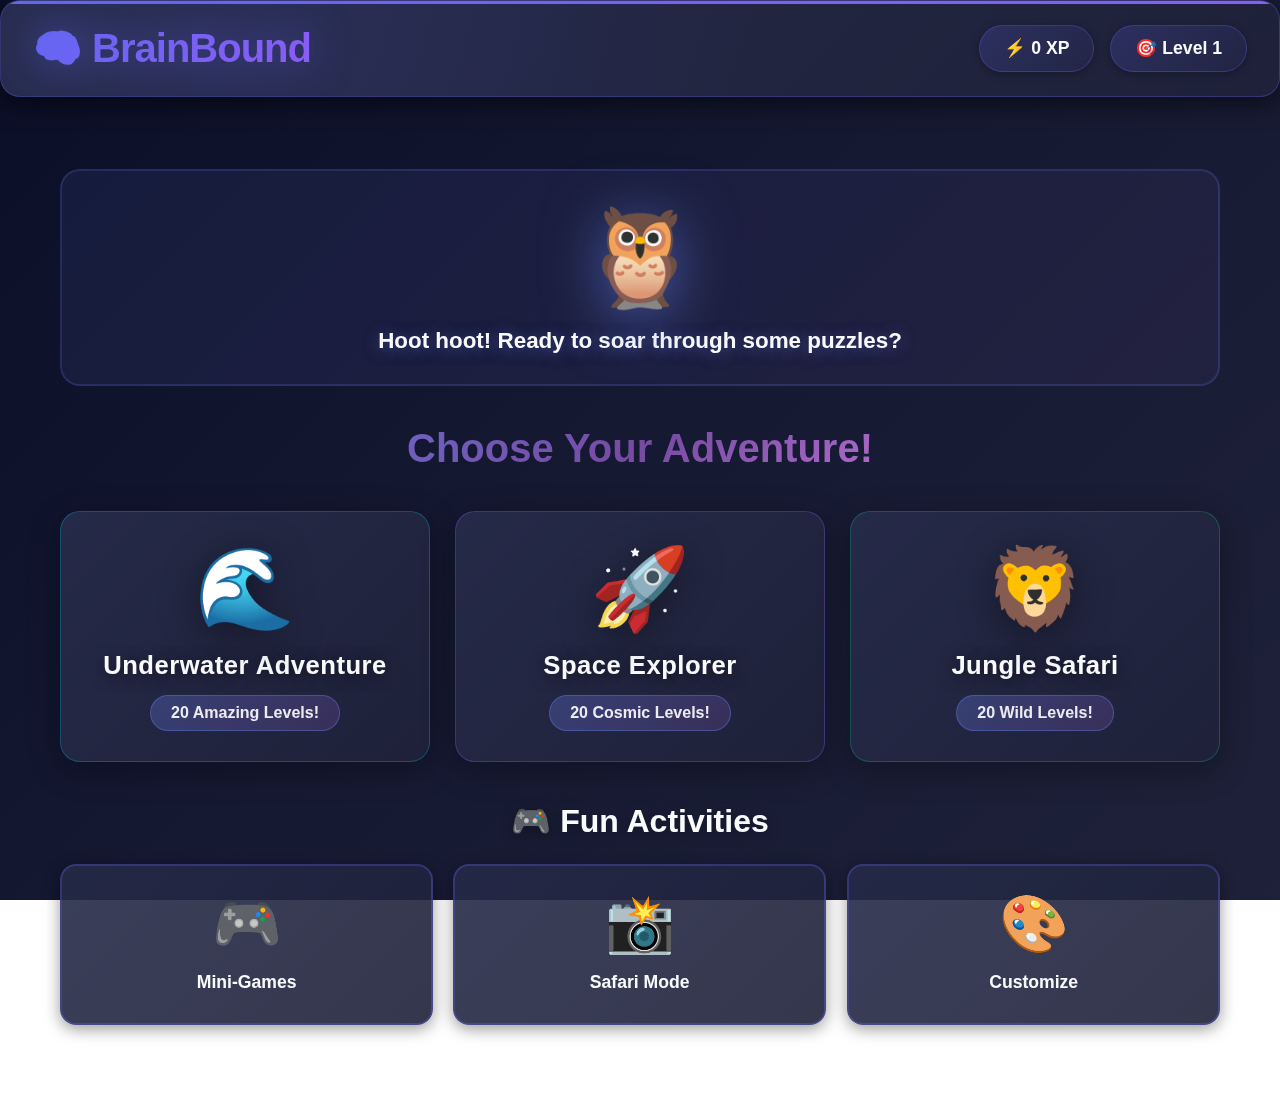
<file: index.html>
<!DOCTYPE html>
<html lang="en">
<head>
    <meta charset="UTF-8">
    <meta name="viewport" content="width=device-width, initial-scale=1.0">
    <title>BrainBound - Learn & Play!</title>
    <link rel="stylesheet" href="style-advanced.css">
    <style>
        /* CRITICAL FIX: Force Activities Section to Display */
        .activities-section {
            display: block !important;
            visibility: visible !important;
            opacity: 1 !important;
            margin-top: 40px !important;
            margin-bottom: 40px !important;
        }
        
        .activities-title {
            display: block !important;
            text-align: center !important;
            font-size: 2rem !important;
            color: #F9FAFB !important;
            margin-bottom: 24px !important;
        }
        
        .activities-grid {
            display: grid !important;
            grid-template-columns: repeat(auto-fit, minmax(200px, 1fr)) !important;
            gap: 20px !important;
            margin-bottom: 30px !important;
        }
        
        .activity-btn {
            display: flex !important;
            flex-direction: column !important;
            align-items: center !important;
            justify-content: center !important;
            padding: 30px 20px !important;
            min-height: 150px !important;
            background: linear-gradient(135deg, rgba(37, 42, 72, 0.9) 0%, rgba(30, 33, 57, 0.9) 100%) !important;
            border: 2px solid rgba(99, 102, 241, 0.3) !important;
            border-radius: 16px !important;
            cursor: pointer !important;
            transition: all 0.3s ease !important;
            box-shadow: 0 4px 16px rgba(0, 0, 0, 0.4) !important;
        }
        
        .activity-btn:hover {
            transform: translateY(-6px) !important;
            border-color: rgba(99, 102, 241, 0.8) !important;
            box-shadow: 0 8px 24px rgba(99, 102, 241, 0.3) !important;
        }
        
        .activity-icon {
            font-size: 3.5rem !important;
            display: block !important;
            line-height: 1 !important;
            margin-bottom: 10px !important;
        }
        
        .activity-label {
            font-size: 1.1rem !important;
            font-weight: 600 !important;
            color: #F9FAFB !important;
            display: block !important;
            text-align: center !important;
        }
    </style>
</head>
<body>
    <!-- Main Menu -->
    <div id="mainMenu" class="screen active">
            <!-- Header -->
            <header class="game-header">
                <div class="logo">
                    <h1>🧠 BrainBound</h1>
                </div>
                <div class="player-stats">
                    <span class="xp-display">⚡ <span id="playerXP">0</span> XP</span>
                    <span class="level-display">🎯 Level <span id="playerLevel">1</span></span>
                </div>
            </header>
            <div class="menu-content">
                <div class="mascot-intro">
                    <div class="mascot">🦉</div>
                    <p class="mascot-text">Hoot hoot! Ready to soar through some puzzles?</p>
                </div>
                <h2>Choose Your Adventure!</h2>
                
                <!-- Level Packs -->
                <div class="level-packs">
                    <button class="pack-button" data-pack="underwater" onclick="selectPackWithPreview('underwater')">
                        <span class="pack-icon">🌊</span>
                        <span class="pack-title">Underwater Adventure</span>
                        <span class="pack-info">20 Amazing Levels!</span>
                    </button>
                    <button class="pack-button" data-pack="space" onclick="selectPackWithPreview('space')">
                        <span class="pack-icon">🚀</span>
                        <span class="pack-title">Space Explorer</span>
                        <span class="pack-info">20 Cosmic Levels!</span>
                    </button>
                    <button class="pack-button" data-pack="jungle" onclick="selectPackWithPreview('jungle')">
                        <span class="pack-icon">🦁</span>
                        <span class="pack-title">Jungle Safari</span>
                        <span class="pack-info">20 Wild Levels!</span>
                    </button>
                </div>
                
                <!-- Mini-Games & Activities -->
                <div class="activities-section" style="display: block !important; margin-top: 40px; margin-bottom: 40px;">
                    <h3 class="activities-title" style="text-align: center; font-size: 2rem; color: #F9FAFB; margin-bottom: 24px;">🎮 Fun Activities</h3>
                    <div class="activities-grid" style="display: grid; grid-template-columns: repeat(auto-fit, minmax(200px, 1fr)); gap: 20px; margin-bottom: 30px;">
                        <button onclick="window.open('mini-games.html', '_blank')" class="activity-btn activity-games" style="display: flex; flex-direction: column; align-items: center; justify-content: center; padding: 30px 20px; min-height: 150px; background: linear-gradient(135deg, rgba(37, 42, 72, 0.9) 0%, rgba(30, 33, 57, 0.9) 100%); border: 2px solid rgba(99, 102, 241, 0.3); border-radius: 16px; cursor: pointer; transition: all 0.3s ease; box-shadow: 0 4px 16px rgba(0, 0, 0, 0.4);">
                            <span class="activity-icon" style="font-size: 3.5rem; display: block; line-height: 1; margin-bottom: 10px;">🎮</span>
                            <span class="activity-label" style="font-size: 1.1rem; font-weight: 600; color: #F9FAFB; display: block; text-align: center;">Mini-Games</span>
                        </button>
                        <button onclick="window.open('safari-mode.html', '_blank')" class="activity-btn activity-safari" style="display: flex; flex-direction: column; align-items: center; justify-content: center; padding: 30px 20px; min-height: 150px; background: linear-gradient(135deg, rgba(37, 42, 72, 0.9) 0%, rgba(30, 33, 57, 0.9) 100%); border: 2px solid rgba(99, 102, 241, 0.3); border-radius: 16px; cursor: pointer; transition: all 0.3s ease; box-shadow: 0 4px 16px rgba(0, 0, 0, 0.4);">
                            <span class="activity-icon" style="font-size: 3.5rem; display: block; line-height: 1; margin-bottom: 10px;">📸</span>
                            <span class="activity-label" style="font-size: 1.1rem; font-weight: 600; color: #F9FAFB; display: block; text-align: center;">Safari Mode</span>
                        </button>
                        <button onclick="window.open('customize.html', '_blank')" class="activity-btn activity-custom" style="display: flex; flex-direction: column; align-items: center; justify-content: center; padding: 30px 20px; min-height: 150px; background: linear-gradient(135deg, rgba(37, 42, 72, 0.9) 0%, rgba(30, 33, 57, 0.9) 100%); border: 2px solid rgba(99, 102, 241, 0.3); border-radius: 16px; cursor: pointer; transition: all 0.3s ease; box-shadow: 0 4px 16px rgba(0, 0, 0, 0.4);">
                            <span class="activity-icon" style="font-size: 3.5rem; display: block; line-height: 1; margin-bottom: 10px;">🎨</span>
                            <span class="activity-label" style="font-size: 1.1rem; font-weight: 600; color: #F9FAFB; display: block; text-align: center;">Customize</span>
                        </button>
                    </div>
                </div>

                    
                    <!-- Debug Info -->
                    <!-- <div class="debug-panel">
                        <div class="debug-status">
                            <span class="debug-label">Game Status:</span>
                            <span id="loadStatus" class="debug-value">Loading...</span>
                        </div>
                        <div class="debug-status">
                            <span class="debug-label">AI Status:</span>
                            <span id="aiStatus" class="debug-value">Checking...</span>
                        </div>
                        <button onclick="checkGameStatus()" class="debug-btn">
                            🔍 Check Status
                        </button>
                        <button onclick="testAI()" class="debug-btn" style="margin-top: 10px;">
                            🤖 Test AI
                        </button>
                    </div> -->
                </div>
            </div>
        </div>

        <!-- Level Select -->
        <div id="levelSelect" class="screen">
            <!-- Header -->
            <header class="game-header">
                <div class="logo">
                    <h1>🧠 BrainBound</h1>
                </div>
                <div class="player-stats">
                    <span class="xp-display">⚡ <span id="playerXP">0</span> XP</span>
                    <span class="level-display">🎯 Level <span id="playerLevel">1</span></span>
                </div>
            </header>
            
            <div class="level-select-content">
                <button class="back-button" onclick="showMainMenu()">
                    <span class="back-icon">←</span>
                    <span class="back-text">Back to Menu</span>
                </button>
                <h2 id="packTitle">Select a Level</h2>
                <div id="levelList" class="level-list"></div>
            </div>
        </div>

        <!-- Game Screen -->
        <div id="gameScreen" class="screen">
            <!-- Header -->
            <header class="game-header">
                <div class="logo">
                    <h1>🧠 BrainBound</h1>
                </div>
                <div class="player-stats">
                    <span class="xp-display">⚡ <span id="playerXP">0</span> XP</span>
                    <span class="level-display">🎯 Level <span id="playerLevel">1</span></span>
                </div>
            </header>
            
            <div class="game-screen-content">
                <div class="game-header-bar">
                    <button class="back-button" onclick="showLevelSelect()">
                        <span class="back-icon">←</span>
                        <span class="back-text">Back to Levels</span>
                    </button>
                    <h3 id="levelTitle">Level Title</h3>
                    <button class="hint-button" onclick="showHint()">💡 Hint</button>
                </div>
            
            <div class="story-section">
                <div class="character-dialogue">
                    <span class="character-avatar" id="characterAvatar">🧜‍♀️</span>
                    <p id="characterDialogue">Welcome to the level!</p>
                </div>
            </div>

            <div class="puzzle-container" id="puzzleContainer">
                <!-- Puzzle will be dynamically loaded here -->
            </div>

            <div class="game-controls">
                <button class="btn-primary" onclick="checkAnswer()">Check Answer ✓</button>
                <button class="btn-secondary" onclick="resetPuzzle()">Reset 🔄</button>
            </div>
            </div>
        </div>

        <!-- Profile Screen -->
        <div id="profileScreen" class="screen">
            <button class="back-button" onclick="showMainMenu()">
                <span class="back-icon">←</span>
                <span class="back-text">Back to Menu</span>
            </button>
            <div class="profile-container">
                <div class="profile-header">
                    <div class="profile-avatar">🧠</div>
                    <h2>Brain Champion</h2>
                    <p class="profile-level">Level <span id="profileLevel">1</span></p>
                </div>
                <div class="stats-grid">
                    <div class="stat-card">
                        <div class="stat-icon">⚡</div>
                        <div class="stat-value" id="totalXP">0</div>
                        <div class="stat-label">Total XP</div>
                    </div>
                    <div class="stat-card">
                        <div class="stat-icon">🎯</div>
                        <div class="stat-value" id="levelsCompleted">0</div>
                        <div class="stat-label">Levels Done</div>
                    </div>
                    <div class="stat-card">
                        <div class="stat-icon">🏆</div>
                        <div class="stat-value" id="badgesEarned">0</div>
                        <div class="stat-label">Badges</div>
                    </div>
                    <div class="stat-card">
                        <div class="stat-icon">🔥</div>
                        <div class="stat-value" id="currentStreak">0</div>
                        <div class="stat-label">Day Streak</div>
                    </div>
                </div>
            </div>
        </div>

        <!-- Settings Screen -->
        <div id="settingsScreen" class="screen">
            <button class="back-button" onclick="showMainMenu()">
                <span class="back-icon">←</span>
                <span class="back-text">Back to Menu</span>
            </button>
            <div class="settings-container">
                <h2>⚙️ Settings</h2>
                <div class="settings-group">
                    <h3>🔊 Audio</h3>
                    <div class="setting-item">
                        <label>Sound Effects</label>
                        <input type="checkbox" id="soundToggle" checked onchange="toggleSound()">
                    </div>
                    <div class="setting-item">
                        <label>Music</label>
                        <input type="checkbox" id="musicToggle" checked onchange="toggleMusic()">
                    </div>
                </div>
                <div class="settings-group">
                    <h3>🎨 Display</h3>
                    <div class="setting-item">
                        <label>Dark Mode</label>
                        <input type="checkbox" id="darkModeToggle" onchange="toggleDarkMode()">
                    </div>
                </div>
                <button class="btn-primary" onclick="resetProgress()">Reset Progress</button>
            </div>
        </div>

        <!-- Hint Modal -->
        <div id="hintModal" class="modal">
            <div class="modal-content">
                <h3>💡 Hint</h3>
                <p id="hintText">Here's a helpful hint!</p>
                <button class="btn-secondary" onclick="closeHint()">Got it!</button>
            </div>
        </div>

        <!-- Notification Modal -->
        <div id="notificationModal" class="modal notification-modal">
            <div class="modal-content notification-content">
                <div class="notification-icon" id="notificationIcon">🎉</div>
                <h3 id="notificationTitle">Success!</h3>
                <p id="notificationMessage">Great job!</p>
                <div class="notification-buttons" id="notificationButtons">
                    <button class="btn-primary" onclick="closeNotification()">OK</button>
                </div>
            </div>
        </div>

    <!-- ESSENTIAL SCRIPTS -->
    <script src="performance-boost.js"></script>
    <script src="ai-integration.js"></script>
    <script src="game-core.js"></script>
    <script src="mini-games-simple.js"></script>
    <script src="safari-customization-simple.js"></script>
    <script src="fun-activities.js"></script>
    
    <script>
        console.log('🎮 BrainBound Game Loaded!');
        
        // Initialize Performance Boost
        if (typeof initPerformanceBoost === 'function') {
            initPerformanceBoost();
        }
        
        console.log('🤖 AI System ready');
        console.log('✅ Core functions ready');
        console.log('✅ Mini-games ready');
        console.log('✅ Safari & Customization ready');
        
        // FAB Toggle Function
        function toggleFAB() {
            const fabContainer = document.getElementById('fabContainer');
            if (fabContainer) fabContainer.classList.toggle('active');
        }
        
        function closeFAB() {
            const fabContainer = document.getElementById('fabContainer');
            if (fabContainer) fabContainer.classList.remove('active');
        }
    </script>
</body>
</html>
</file>
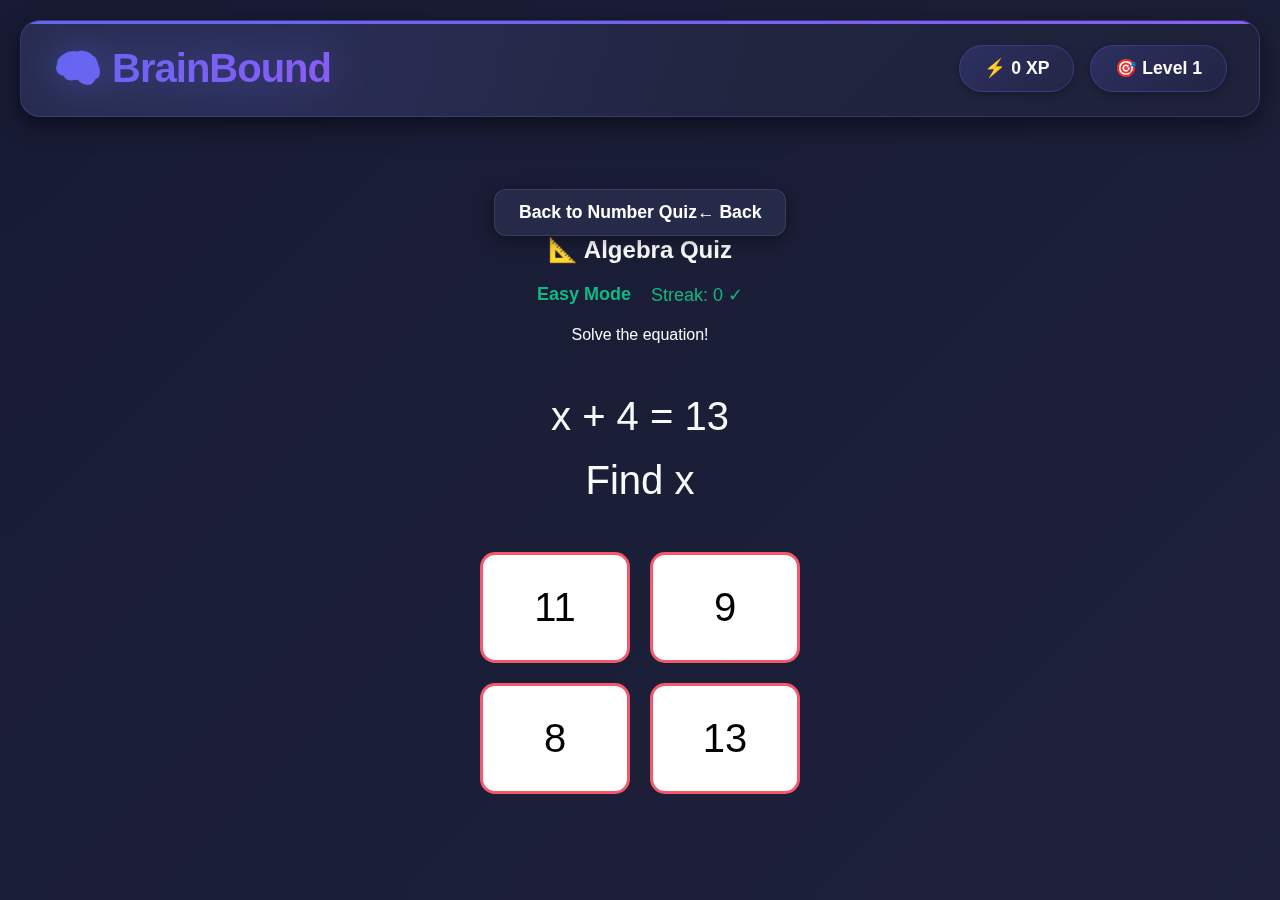
<file: algebra-quiz.html>
<!DOCTYPE html>
<html lang="en">
<head>
    <meta charset="UTF-8">
    <meta name="viewport" content="width=device-width, initial-scale=1.0">
    <title>Algebra Quiz - BrainBound</title>
    <link rel="stylesheet" href="style-advanced.css">
</head>
<body>
    <div class="game-container">
        <header class="game-header">
            <div class="logo">
                <h1>🧠 BrainBound</h1>
            </div>
            <div class="player-stats">
                <span class="xp-display">⚡ <span id="playerXP">0</span> XP</span>
                <span class="level-display">🎯 Level <span id="playerLevel">1</span></span>
            </div>
        </header>

        <div id="miniGamePlayScreen" class="screen active"></div>
    </div>

    <script src="mini-games-simple.js"></script>
    
    <script>
        // Load player stats
        try {
            const savedProgress = localStorage.getItem('brainbound_progress');
            if (savedProgress) {
                const progress = JSON.parse(savedProgress);
                document.getElementById('playerXP').textContent = progress.playerXP || 0;
                document.getElementById('playerLevel').textContent = progress.playerLevel || 1;
            }
        } catch (e) {
            console.log('Using default stats');
        }
        
        // Start game
        window.onload = function() {
            if (typeof SimpleMiniGames !== 'undefined') {
                SimpleMiniGames.startAlgebraQuiz();
            }
        };
    </script>
</body>
</html>
</file>
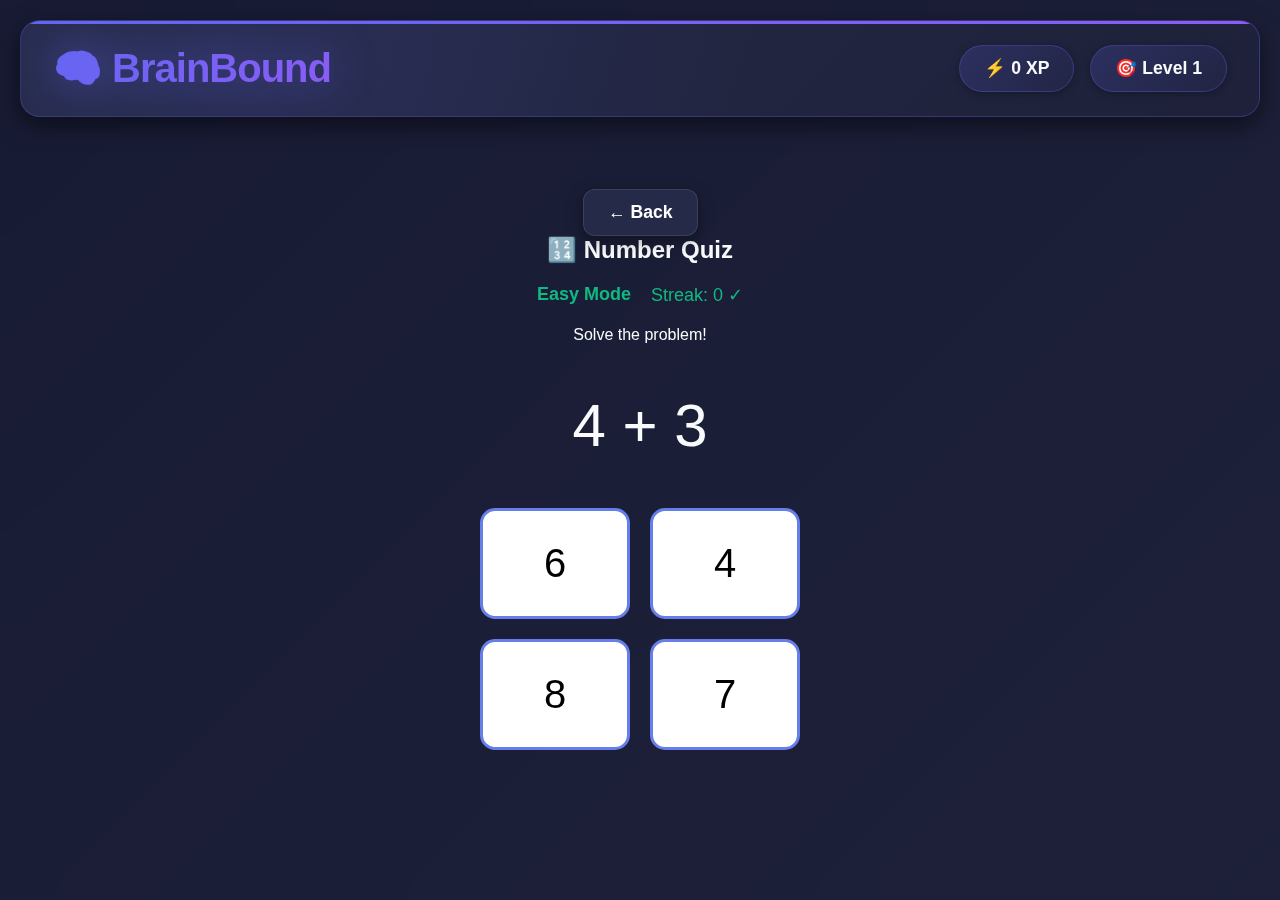
<file: arithmetic-quiz.html>
<!DOCTYPE html>
<html lang="en">
<head>
    <meta charset="UTF-8">
    <meta name="viewport" content="width=device-width, initial-scale=1.0">
    <title>Arithmetic Quiz - BrainBound</title>
    <link rel="stylesheet" href="style-advanced.css">
</head>
<body>
    <div class="game-container">
        <header class="game-header">
            <div class="logo">
                <h1>🧠 BrainBound</h1>
            </div>
            <div class="player-stats">
                <span class="xp-display">⚡ <span id="playerXP">0</span> XP</span>
                <span class="level-display">🎯 Level <span id="playerLevel">1</span></span>
            </div>
        </header>

        <div id="miniGamePlayScreen" class="screen active"></div>
    </div>

    <script src="mini-games-simple.js"></script>
    
    <script>
        // Load player stats
        try {
            const savedProgress = localStorage.getItem('brainbound_progress');
            if (savedProgress) {
                const progress = JSON.parse(savedProgress);
                document.getElementById('playerXP').textContent = progress.playerXP || 0;
                document.getElementById('playerLevel').textContent = progress.playerLevel || 1;
            }
        } catch (e) {
            console.log('Using default stats');
        }
        
        // Start game
        window.onload = function() {
            if (typeof SimpleMiniGames !== 'undefined') {
                SimpleMiniGames.startArithmeticQuiz();
            }
        };
    </script>
</body>
</html>
</file>
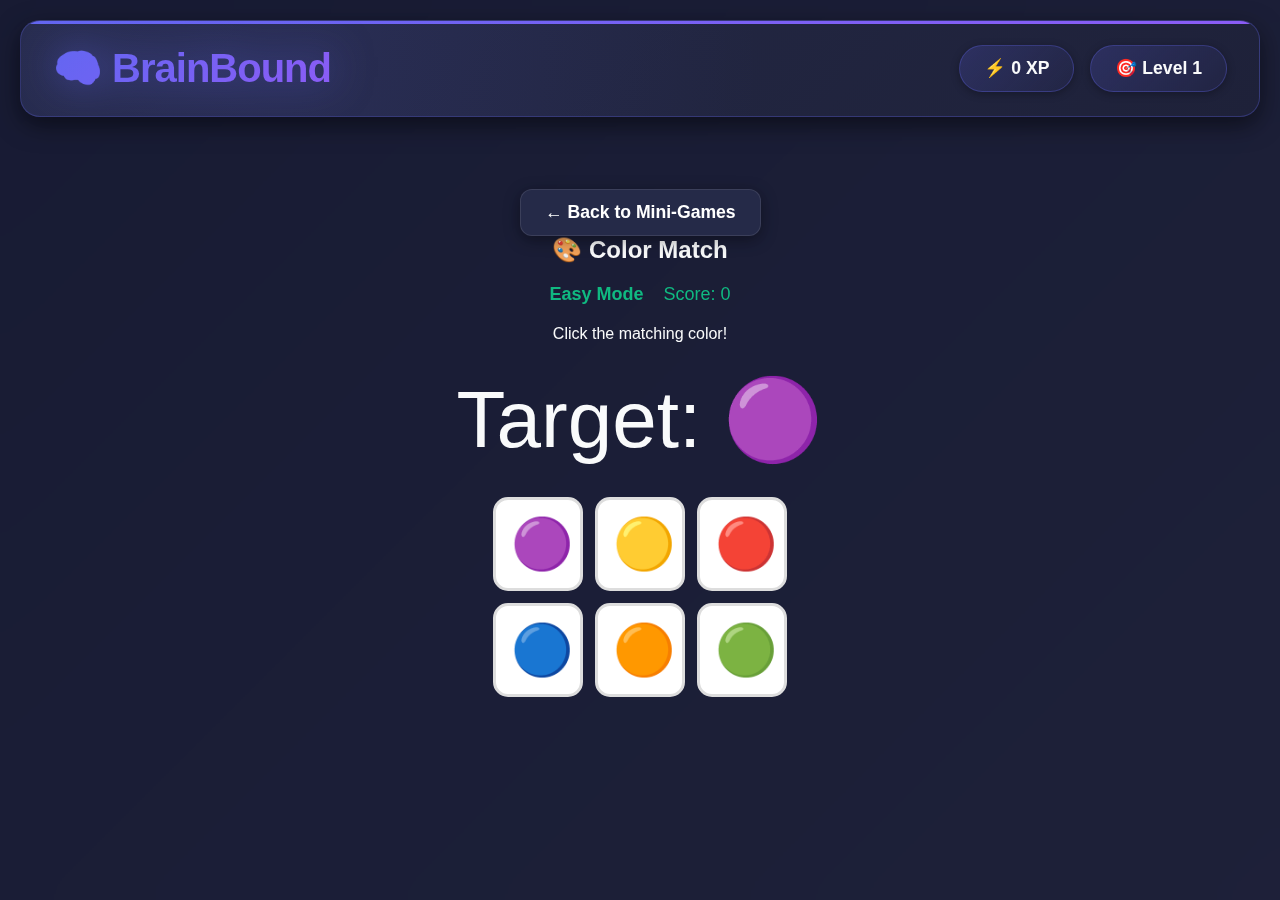
<file: color-match.html>
<!DOCTYPE html>
<html lang="en">
<head>
    <meta charset="UTF-8">
    <meta name="viewport" content="width=device-width, initial-scale=1.0">
    <title>Color Match - BrainBound</title>
    <link rel="stylesheet" href="style-advanced.css">
</head>
<body>
    <div class="game-container">
        <header class="game-header">
            <div class="logo">
                <h1>🧠 BrainBound</h1>
            </div>
            <div class="player-stats">
                <span class="xp-display">⚡ <span id="playerXP">0</span> XP</span>
                <span class="level-display">🎯 Level <span id="playerLevel">1</span></span>
            </div>
        </header>

        <div id="miniGamePlayScreen" class="screen active"></div>
    </div>

    <script src="mini-games-simple.js"></script>
    
    <script>
        try {
            const savedProgress = localStorage.getItem('brainbound_progress');
            if (savedProgress) {
                const progress = JSON.parse(savedProgress);
                document.getElementById('playerXP').textContent = progress.playerXP || 0;
                document.getElementById('playerLevel').textContent = progress.playerLevel || 1;
            }
        } catch (e) {
            console.log('Using default stats');
        }
        
        window.onload = function() {
            if (typeof SimpleMiniGames !== 'undefined') {
                SimpleMiniGames.startColorMatch();
            }
        };
    </script>
</body>
</html>
</file>
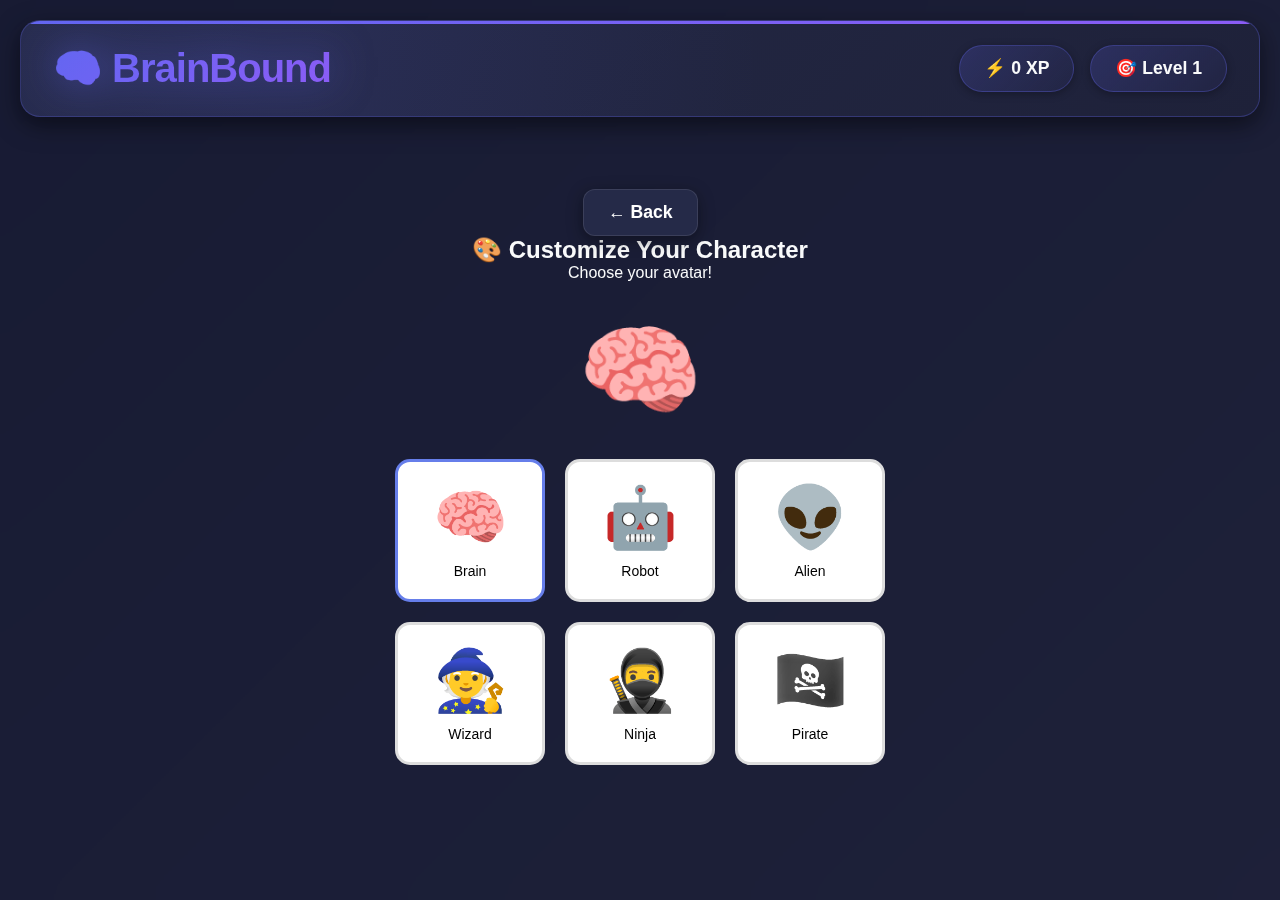
<file: customize.html>
<!DOCTYPE html>
<html lang="en">
<head>
    <meta charset="UTF-8">
    <meta name="viewport" content="width=device-width, initial-scale=1.0">
    <title>Customize - BrainBound</title>
    <link rel="stylesheet" href="style-advanced.css">
</head>
<body>
    <div class="game-container">
        <header class="game-header">
            <div class="logo">
                <h1>🧠 BrainBound</h1>
            </div>
            <div class="player-stats">
                <span class="xp-display">⚡ <span id="playerXP">0</span> XP</span>
                <span class="level-display">🎯 Level <span id="playerLevel">1</span></span>
            </div>
        </header>

        <div id="customizeMode" class="screen active"></div>
    </div>

    <script src="safari-customization-simple.js"></script>
    
    <script>
        // Override showMainMenu for back button
        function showMainMenu() {
            window.location.href = 'index.html';
        }
        
        // Load player stats from localStorage
        function loadProgress() {
            const saved = localStorage.getItem('brainboundProgress');
            if (saved) {
                const data = JSON.parse(saved);
                return data;
            }
            return { playerXP: 0, playerLevel: 1 };
        }
        
        function updatePlayerStats() {
            const progress = loadProgress();
            const xpEl = document.getElementById('playerXP');
            const levelEl = document.getElementById('playerLevel');
            if (xpEl) xpEl.textContent = progress.playerXP || 0;
            if (levelEl) levelEl.textContent = progress.playerLevel || 1;
        }
        
        // Initialize on load
        window.onload = function() {
            updatePlayerStats();
            if (typeof SimpleCustomization !== 'undefined') {
                SimpleCustomization.showMenu();
            }
        };
    </script>
</body>
</html>
</file>
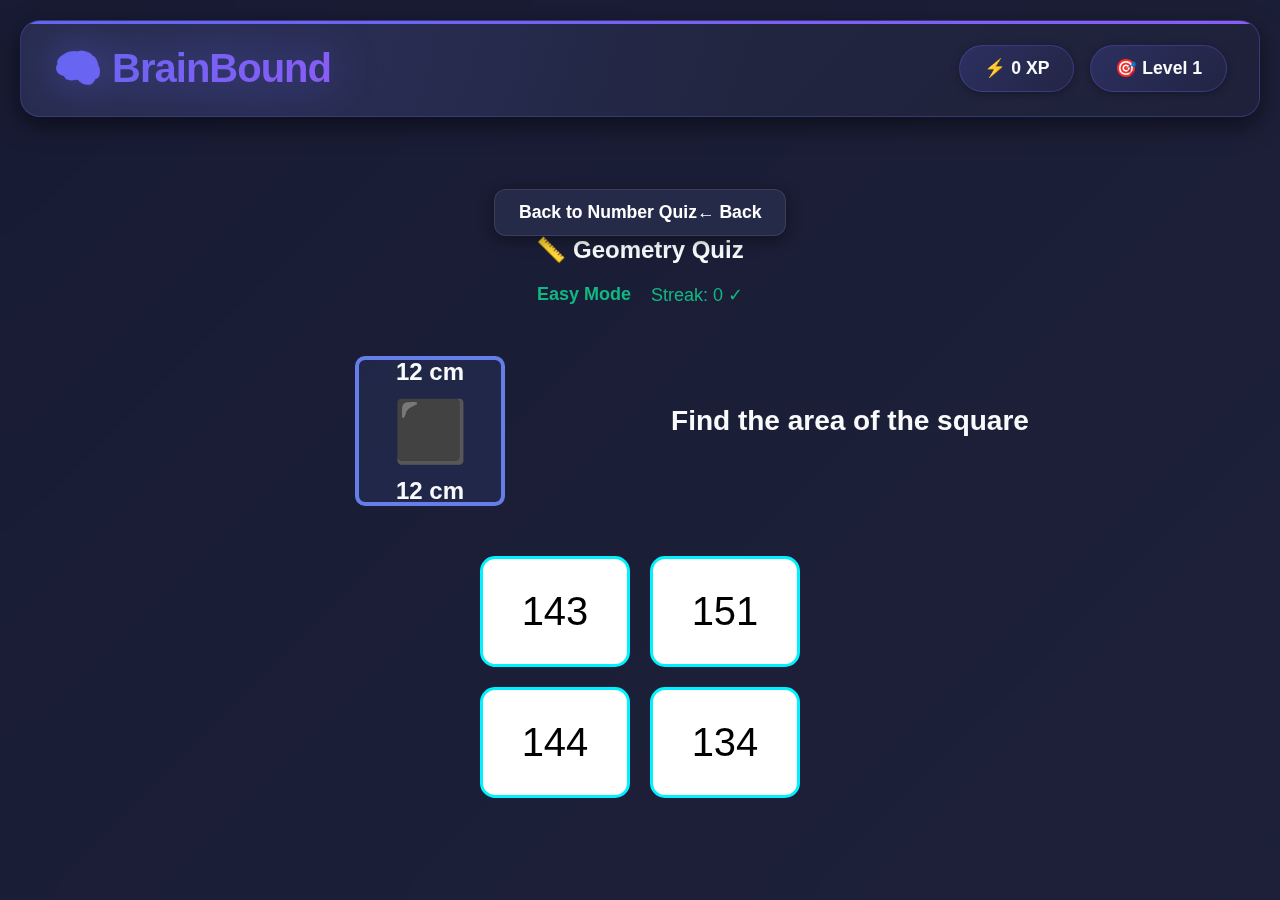
<file: geometry-quiz.html>
<!DOCTYPE html>
<html lang="en">
<head>
    <meta charset="UTF-8">
    <meta name="viewport" content="width=device-width, initial-scale=1.0">
    <title>Geometry Quiz - BrainBound</title>
    <link rel="stylesheet" href="style-advanced.css">
</head>
<body>
    <div class="game-container">
        <header class="game-header">
            <div class="logo">
                <h1>🧠 BrainBound</h1>
            </div>
            <div class="player-stats">
                <span class="xp-display">⚡ <span id="playerXP">0</span> XP</span>
                <span class="level-display">🎯 Level <span id="playerLevel">1</span></span>
            </div>
        </header>

        <div id="miniGamePlayScreen" class="screen active"></div>
    </div>

    <script src="mini-games-simple.js"></script>
    
    <script>
        // Load player stats
        try {
            const savedProgress = localStorage.getItem('brainbound_progress');
            if (savedProgress) {
                const progress = JSON.parse(savedProgress);
                document.getElementById('playerXP').textContent = progress.playerXP || 0;
                document.getElementById('playerLevel').textContent = progress.playerLevel || 1;
            }
        } catch (e) {
            console.log('Using default stats');
        }
        
        // Start game
        window.onload = function() {
            if (typeof SimpleMiniGames !== 'undefined') {
                SimpleMiniGames.startGeometryQuiz();
            }
        };
    </script>
</body>
</html>
</file>
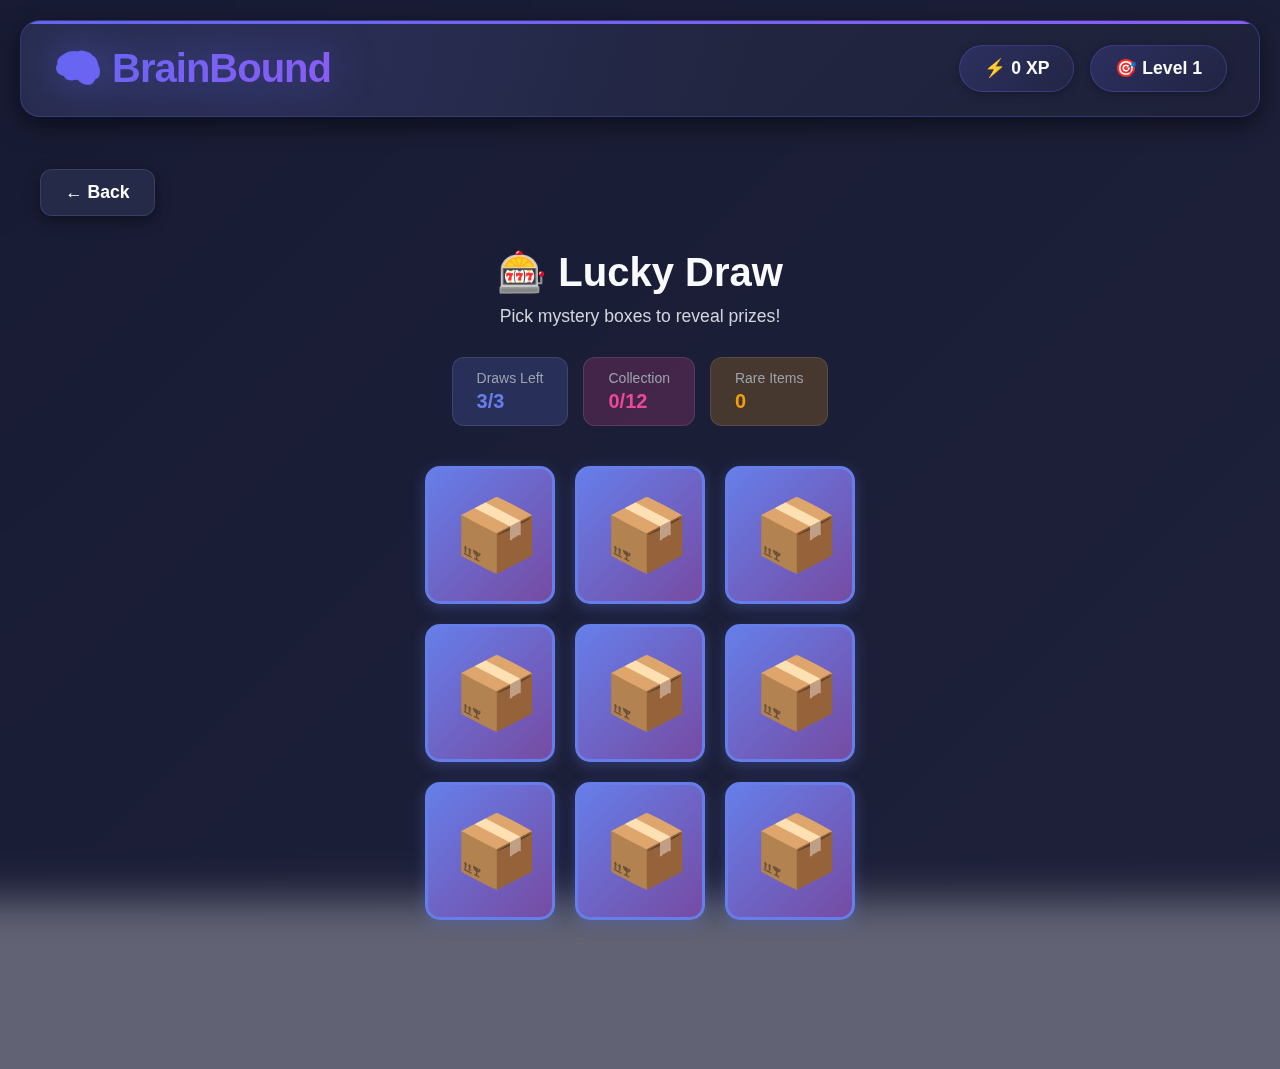
<file: lucky-draw.html>
<!DOCTYPE html>
<html lang="en">
<head>
    <meta charset="UTF-8">
    <meta name="viewport" content="width=device-width, initial-scale=1.0">
    <title>Lucky Draw - BrainBound</title>
    <link rel="stylesheet" href="style-advanced.css">
</head>
<body>
    <div class="game-container">
        <header class="game-header">
            <div class="logo">
                <h1>🧠 BrainBound</h1>
            </div>
            <div class="player-stats">
                <span class="xp-display">⚡ <span id="playerXP">0</span> XP</span>
                <span class="level-display">🎯 Level <span id="playerLevel">1</span></span>
            </div>
        </header>

        <div id="miniGamePlayScreen" class="screen active"></div>
    </div>

    <script src="mini-games-simple.js"></script>
    
    <script>
        // Load player stats
        try {
            const savedProgress = localStorage.getItem('brainbound_progress');
            if (savedProgress) {
                const progress = JSON.parse(savedProgress);
                document.getElementById('playerXP').textContent = progress.playerXP || 0;
                document.getElementById('playerLevel').textContent = progress.playerLevel || 1;
            }
        } catch (e) {
            console.log('Using default stats');
        }
        
        // Start game
        window.onload = function() {
            if (typeof SimpleMiniGames !== 'undefined') {
                SimpleMiniGames.startLuckyDraw();
            }
        };
    </script>
</body>
</html>
</file>
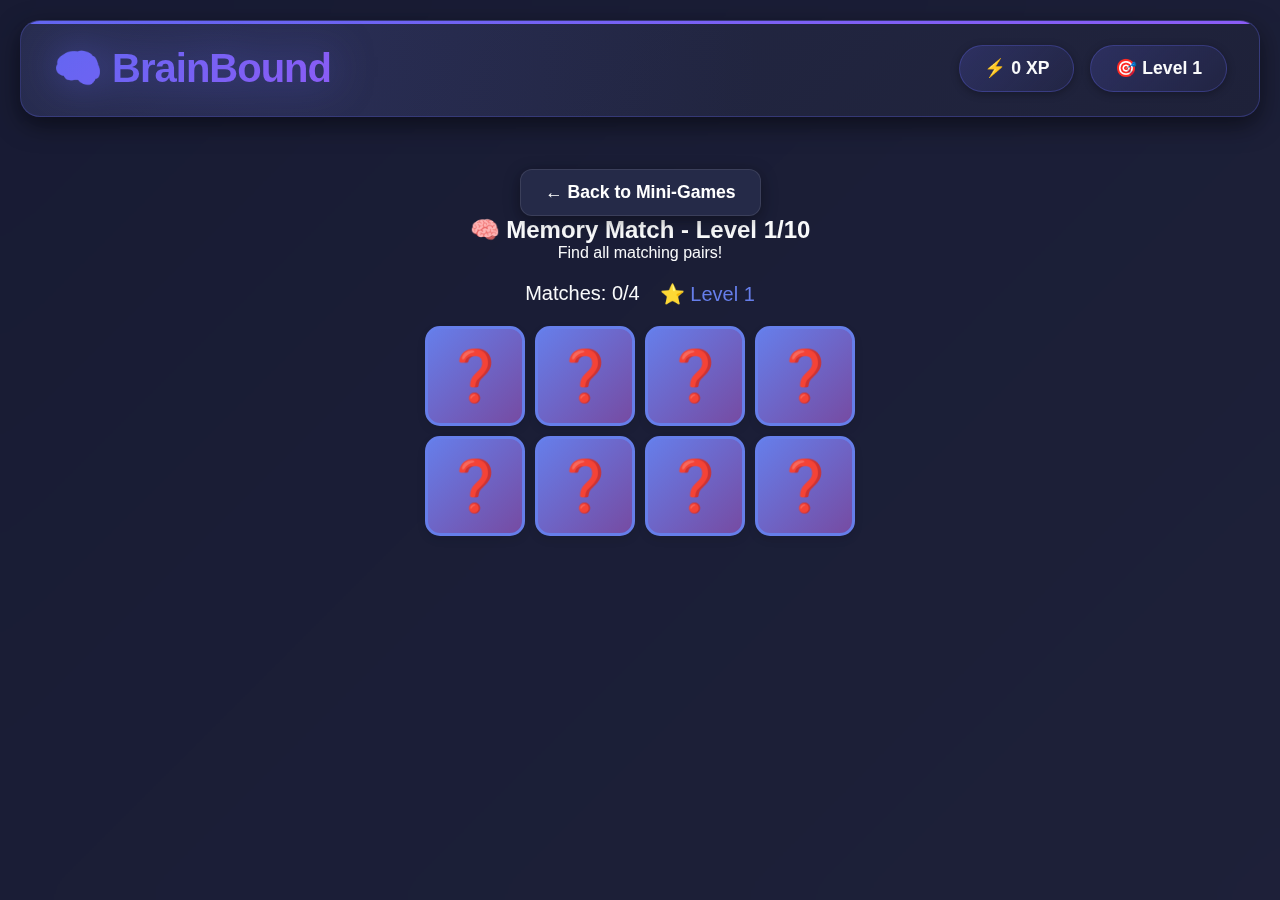
<file: memory-match.html>
<!DOCTYPE html>
<html lang="en">
<head>
    <meta charset="UTF-8">
    <meta name="viewport" content="width=device-width, initial-scale=1.0">
    <title>Memory Match - BrainBound</title>
    <link rel="stylesheet" href="style-advanced.css">
</head>
<body>
    <div class="game-container">
        <header class="game-header">
            <div class="logo">
                <h1>🧠 BrainBound</h1>
            </div>
            <div class="player-stats">
                <span class="xp-display">⚡ <span id="playerXP">0</span> XP</span>
                <span class="level-display">🎯 Level <span id="playerLevel">1</span></span>
            </div>
        </header>

        <div id="miniGamePlayScreen" class="screen active"></div>
    </div>

    <script src="mini-games-simple.js"></script>
    
    <script>
        try {
            const savedProgress = localStorage.getItem('brainbound_progress');
            if (savedProgress) {
                const progress = JSON.parse(savedProgress);
                document.getElementById('playerXP').textContent = progress.playerXP || 0;
                document.getElementById('playerLevel').textContent = progress.playerLevel || 1;
            }
        } catch (e) {
            console.log('Using default stats');
        }
        
        window.onload = function() {
            if (typeof SimpleMiniGames !== 'undefined') {
                SimpleMiniGames.startMemoryMatch();
            }
        };
    </script>
</body>
</html>
</file>
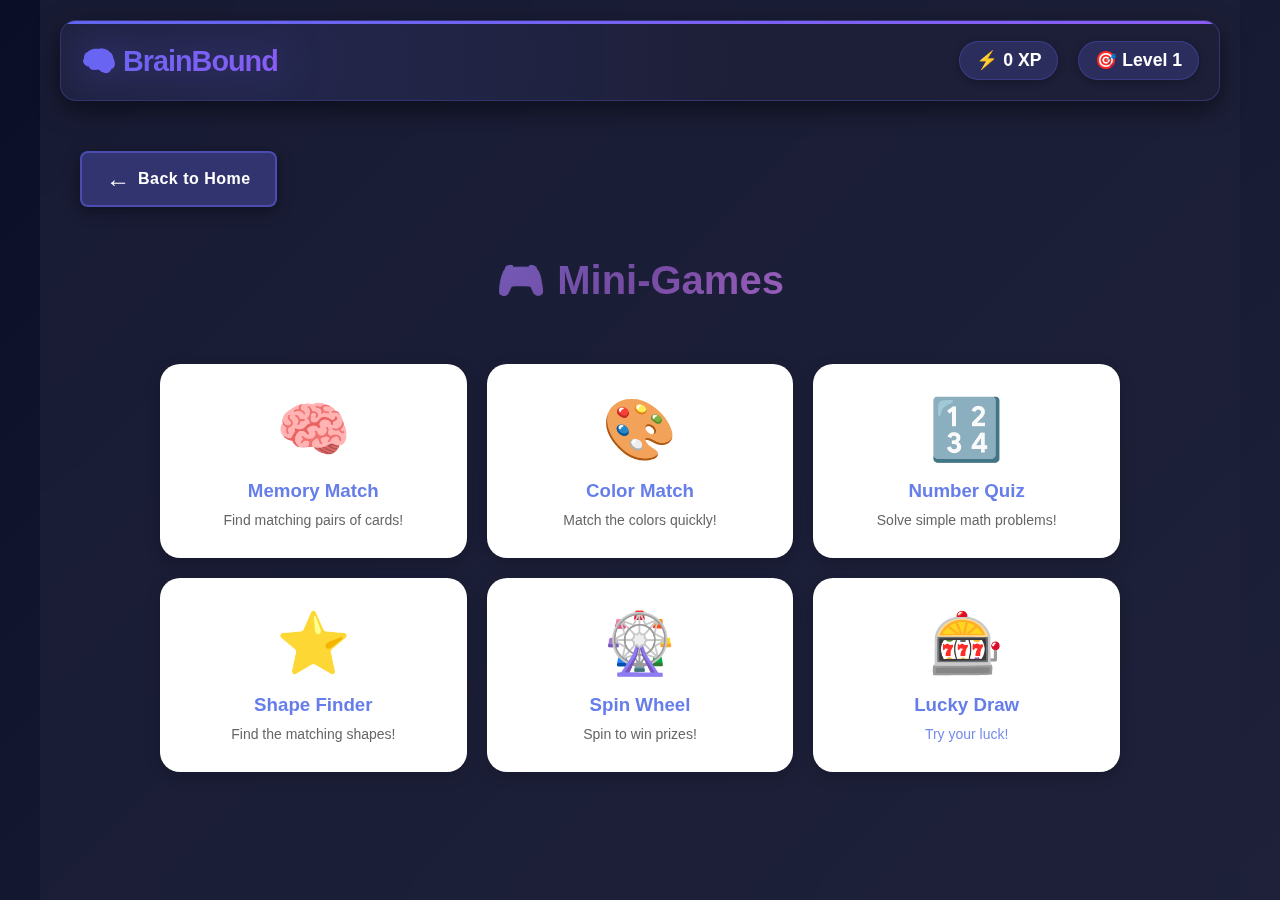
<file: mini-games.html>
<!DOCTYPE html>
<html lang="en">
<head>
    <meta charset="UTF-8">
    <meta name="viewport" content="width=device-width, initial-scale=1.0">
    <title>Mini-Games - BrainBound</title>
    <link rel="stylesheet" href="style-advanced.css">
    <style>
        * {
            margin: 0;
            padding: 0;
            box-sizing: border-box;
        }
        
        body {
            background: linear-gradient(135deg, #0A0E27 0%, #151932 50%, #1E2139 100%);
            min-height: 100vh;
            font-family: -apple-system, BlinkMacSystemFont, 'Segoe UI', 'Roboto', sans-serif;
            color: white;
        }
        
        .game-container {
            width: 100%;
            max-width: 1200px;
            margin: 0 auto;
            padding: 20px;
        }
        
        .game-header {
            display: flex;
            justify-content: space-between;
            align-items: center;
            padding: 20px;
            background: rgba(30, 33, 57, 0.8);
            border-radius: 16px;
            margin-bottom: 30px;
        }
        
        .logo h1 {
            font-size: 1.8rem;
            color: #667eea;
        }
        
        .player-stats {
            display: flex;
            gap: 20px;
        }
        
        .xp-display, .level-display {
            background: rgba(99, 102, 241, 0.2);
            padding: 8px 16px;
            border-radius: 20px;
            font-weight: 600;
        }
        
        .screen {
            display: block;
        }
        
        .menu-content {
            padding: 20px;
        }
        
        .back-button {
            background: rgba(99, 102, 241, 0.3);
            border: 2px solid rgba(99, 102, 241, 0.5);
            color: white;
            padding: 12px 24px;
            border-radius: 8px;
            cursor: pointer;
            font-size: 1rem;
            margin-bottom: 20px;
            display: inline-flex;
            align-items: center;
            gap: 8px;
        }
        
        .back-button:hover {
            background: rgba(99, 102, 241, 0.5);
        }
    </style>
</head>
<body>
    <div class="game-container">
        <header class="game-header">
            <div class="logo">
                <h1>🧠 BrainBound</h1>
            </div>
            <div class="player-stats">
                <span class="xp-display">⚡ <span id="playerXP">0</span> XP</span>
                <span class="level-display">🎯 Level <span id="playerLevel">1</span></span>
            </div>
        </header>

        <div class="screen active">
            <div class="menu-content">
                <button class="back-button" onclick="window.location.href='index.html'">
                    <span class="back-icon">←</span>
                    <span class="back-text">Back to Home</span>
                </button>
                
                <h2 style="text-align: center; margin: 30px 0; color: #667eea;">🎮 Mini-Games</h2>
                
                <div style="display: grid; grid-template-columns: repeat(auto-fit, minmax(250px, 1fr)); gap: 20px; max-width: 1000px; margin: 40px auto; padding: 20px;">
                    
                    <!-- Memory Match -->
                    <div class="game-card" onclick="window.open('memory-match.html', '_blank')" style="padding: 30px; background: white; border-radius: 20px; cursor: pointer; transition: all 0.3s; box-shadow: 0 4px 15px rgba(0,0,0,0.2); text-align: center;">
                        <div style="font-size: 60px; margin-bottom: 15px;">🧠</div>
                        <h3 style="color: #667eea; margin-bottom: 10px;">Memory Match</h3>
                        <p style="color: #666; font-size: 14px;">Find matching pairs of cards!</p>
                    </div>
                    
                    <!-- Color Match -->
                    <div class="game-card" onclick="window.open('color-match.html', '_blank')" style="padding: 30px; background: white; border-radius: 20px; cursor: pointer; transition: all 0.3s; box-shadow: 0 4px 15px rgba(0,0,0,0.2); text-align: center;">
                        <div style="font-size: 60px; margin-bottom: 15px;">🎨</div>
                        <h3 style="color: #667eea; margin-bottom: 10px;">Color Match</h3>
                        <p style="color: #666; font-size: 14px;">Match the colors quickly!</p>
                    </div>
                    
                    <!-- Number Quiz -->
                    <div class="game-card" onclick="window.open('number-quiz.html', '_blank')" style="padding: 30px; background: white; border-radius: 20px; cursor: pointer; transition: all 0.3s; box-shadow: 0 4px 15px rgba(0,0,0,0.2); text-align: center;">
                        <div style="font-size: 60px; margin-bottom: 15px;">🔢</div>
                        <h3 style="color: #667eea; margin-bottom: 10px;">Number Quiz</h3>
                        <p style="color: #666; font-size: 14px;">Solve simple math problems!</p>
                    </div>
                    
                    <!-- Shape Finder -->
                    <div class="game-card" onclick="window.open('shape-finder.html', '_blank')" style="padding: 30px; background: white; border-radius: 20px; cursor: pointer; transition: all 0.3s; box-shadow: 0 4px 15px rgba(0,0,0,0.2); text-align: center;">
                        <div style="font-size: 60px; margin-bottom: 15px;">⭐</div>
                        <h3 style="color: #667eea; margin-bottom: 10px;">Shape Finder</h3>
                        <p style="color: #666; font-size: 14px;">Find the matching shapes!</p>
                    </div>
                    
                    <!-- Spin Wheel -->
                    <div class="game-card" onclick="window.open('spin-wheel.html', '_blank')" style="padding: 30px; background: white; border-radius: 20px; cursor: pointer; transition: all 0.3s; box-shadow: 0 4px 15px rgba(0,0,0,0.2); text-align: center;">
                        <div style="font-size: 60px; margin-bottom: 15px;">🎡</div>
                        <h3 style="color: #667eea; margin-bottom: 10px;">Spin Wheel</h3>
                        <p style="color: #666; font-size: 14px;">Spin to win prizes!</p>
                    </div>
                    
                    <!-- Lucky Draw -->
                    <div class="game-card" onclick="window.open('lucky-draw.html', '_blank')" style="padding: 30px; background: white; border-radius: 20px; cursor: pointer; transition: all 0.3s; box-shadow: 0 4px 15px rgba(0,0,0,0.2); text-align: center;">
                        <div style="font-size: 60px; margin-bottom: 15px;">🎰</div>
                        <h3 style="color: #667eea; margin-bottom: 10px;">Lucky Draw</h3>
                        <p style="color: rgba(102, 126, 234, 0.9); font-size: 14px;">Try your luck!</p>
                    </div>
                    
                </div>
            </div>
        </div>
    </div>

    <style>
        .game-card:hover {
            transform: translateY(-8px);
            box-shadow: 0 8px 25px rgba(0,0,0,0.3) !important;
        }
    </style>

    <script>
        // Simple player stats update without dependencies
        try {
            const savedProgress = localStorage.getItem('brainbound_progress');
            if (savedProgress) {
                const progress = JSON.parse(savedProgress);
                document.getElementById('playerXP').textContent = progress.playerXP || 0;
                document.getElementById('playerLevel').textContent = progress.playerLevel || 1;
            }
        } catch (e) {
            console.log('Using default stats');
        }
    </script>
</body>
</html>
</file>
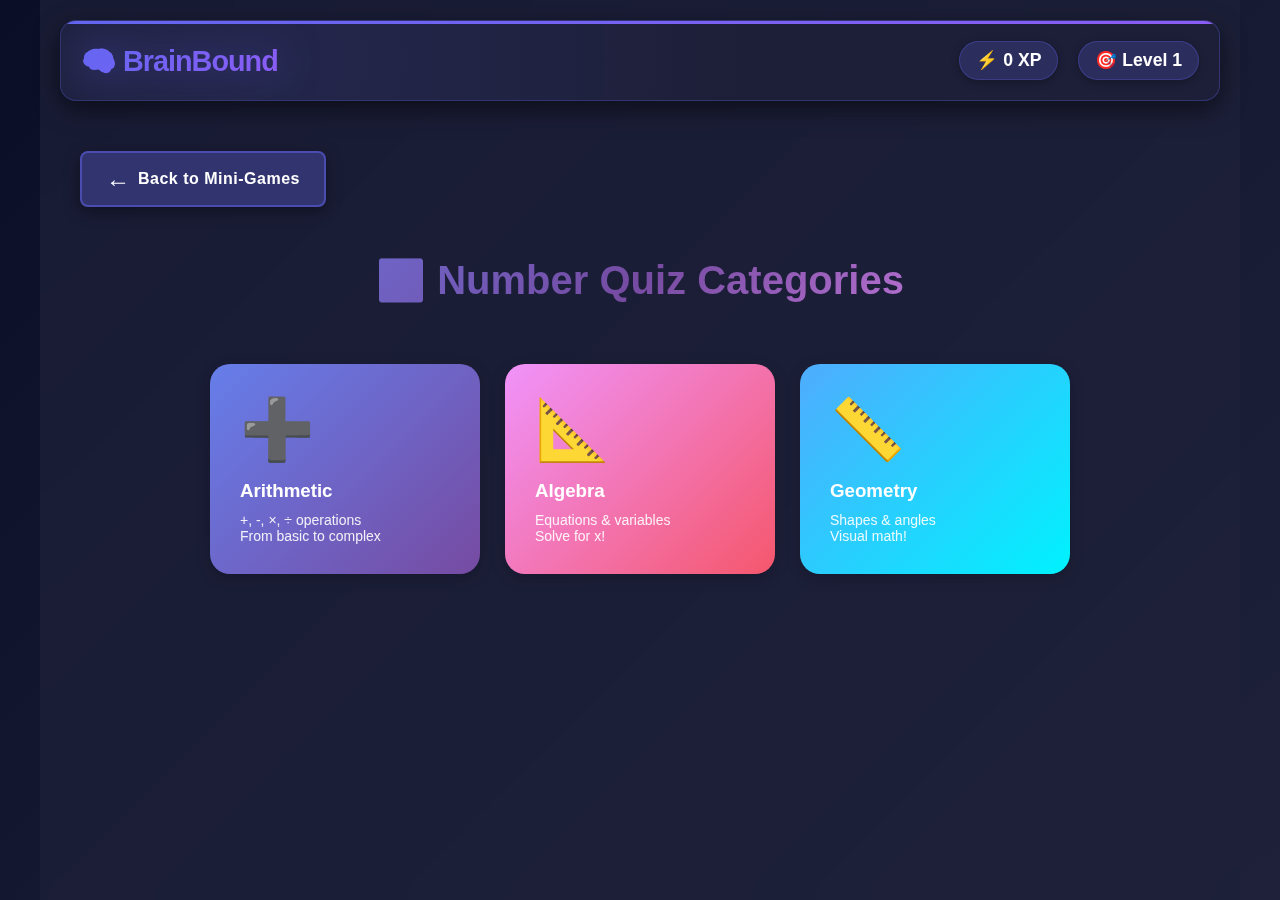
<file: number-quiz.html>
<!DOCTYPE html>
<html lang="en">
<head>
    <meta charset="UTF-8">
    <meta name="viewport" content="width=device-width, initial-scale=1.0">
    <title>Number Quiz - BrainBound</title>
    <link rel="stylesheet" href="style-advanced.css">
    <style>
        * {
            margin: 0;
            padding: 0;
            box-sizing: border-box;
        }
        
        body {
            background: linear-gradient(135deg, #0A0E27 0%, #151932 50%, #1E2139 100%);
            min-height: 100vh;
            font-family: -apple-system, BlinkMacSystemFont, 'Segoe UI', 'Roboto', sans-serif;
            color: white;
        }
        
        .game-container {
            width: 100%;
            max-width: 1200px;
            margin: 0 auto;
            padding: 20px;
        }
        
        .game-header {
            display: flex;
            justify-content: space-between;
            align-items: center;
            padding: 20px;
            background: rgba(30, 33, 57, 0.8);
            border-radius: 16px;
            margin-bottom: 30px;
        }
        
        .logo h1 {
            font-size: 1.8rem;
            color: #667eea;
        }
        
        .player-stats {
            display: flex;
            gap: 20px;
        }
        
        .xp-display, .level-display {
            background: rgba(99, 102, 241, 0.2);
            padding: 8px 16px;
            border-radius: 20px;
            font-weight: 600;
        }
        
        .screen {
            display: block;
        }
        
        .menu-content {
            padding: 20px;
        }
        
        .back-button {
            background: rgba(99, 102, 241, 0.3);
            border: 2px solid rgba(99, 102, 241, 0.5);
            color: white;
            padding: 12px 24px;
            border-radius: 8px;
            cursor: pointer;
            font-size: 1rem;
            margin-bottom: 20px;
            display: inline-flex;
            align-items: center;
            gap: 8px;
        }
        
        .back-button:hover {
            background: rgba(99, 102, 241, 0.5);
        }
    </style>
</head>
<body>
    <div class="game-container">
        <header class="game-header">
            <div class="logo">
                <h1>🧠 BrainBound</h1>
            </div>
            <div class="player-stats">
                <span class="xp-display">⚡ <span id="playerXP">0</span> XP</span>
                <span class="level-display">🎯 Level <span id="playerLevel">1</span></span>
            </div>
        </header>

        <div class="screen active">
            <div class="menu-content">
                <button class="back-button" onclick="window.location.href='mini-games.html'">
                    <span class="back-icon">←</span>
                    <span class="back-text">Back to Mini-Games</span>
                </button>
                
                <h2 style="text-align: center; margin: 30px 0;">🔢 Number Quiz Categories</h2>
                
                <div style="display: grid; grid-template-columns: repeat(auto-fit, minmax(250px, 1fr)); gap: 25px; max-width: 900px; margin: 40px auto; padding: 20px;">
                    
                    <!-- Arithmetic Category -->
                    <div class="quiz-category-card" onclick="window.open('arithmetic-quiz.html', '_blank')" style="padding: 30px; background: linear-gradient(135deg, #667eea 0%, #764ba2 100%); border-radius: 20px; cursor: pointer; transition: all 0.3s; box-shadow: 0 4px 15px rgba(0,0,0,0.2);">
                        <div style="font-size: 60px; margin-bottom: 15px;">➕</div>
                        <h3 style="color: white; margin-bottom: 10px;">Arithmetic</h3>
                        <p style="color: rgba(255,255,255,0.9); font-size: 14px;">+, -, ×, ÷ operations<br>From basic to complex</p>
                    </div>
                    
                    <!-- Algebra Category -->
                    <div class="quiz-category-card" onclick="window.open('algebra-quiz.html', '_blank')" style="padding: 30px; background: linear-gradient(135deg, #f093fb 0%, #f5576c 100%); border-radius: 20px; cursor: pointer; transition: all 0.3s; box-shadow: 0 4px 15px rgba(0,0,0,0.2);">
                        <div style="font-size: 60px; margin-bottom: 15px;">📐</div>
                        <h3 style="color: white; margin-bottom: 10px;">Algebra</h3>
                        <p style="color: rgba(255,255,255,0.9); font-size: 14px;">Equations & variables<br>Solve for x!</p>
                    </div>
                    
                    <!-- Geometry Category -->
                    <div class="quiz-category-card" onclick="window.open('geometry-quiz.html', '_blank')" style="padding: 30px; background: linear-gradient(135deg, #4facfe 0%, #00f2fe 100%); border-radius: 20px; cursor: pointer; transition: all 0.3s; box-shadow: 0 4px 15px rgba(0,0,0,0.2);">
                        <div style="font-size: 60px; margin-bottom: 15px;">📏</div>
                        <h3 style="color: white; margin-bottom: 10px;">Geometry</h3>
                        <p style="color: rgba(255,255,255,0.9); font-size: 14px;">Shapes & angles<br>Visual math!</p>
                    </div>
                    
                </div>
            </div>
        </div>
    </div>

    <style>
        .quiz-category-card:hover {
            transform: translateY(-8px);
            box-shadow: 0 8px 25px rgba(0,0,0,0.3) !important;
        }
    </style>

    <script>
        // Simple player stats update without dependencies
        try {
            const savedProgress = localStorage.getItem('brainbound_progress');
            if (savedProgress) {
                const progress = JSON.parse(savedProgress);
                document.getElementById('playerXP').textContent = progress.playerXP || 0;
                document.getElementById('playerLevel').textContent = progress.playerLevel || 1;
            }
        } catch (e) {
            console.log('Using default stats');
        }
    </script>
</body>
</html>
</file>
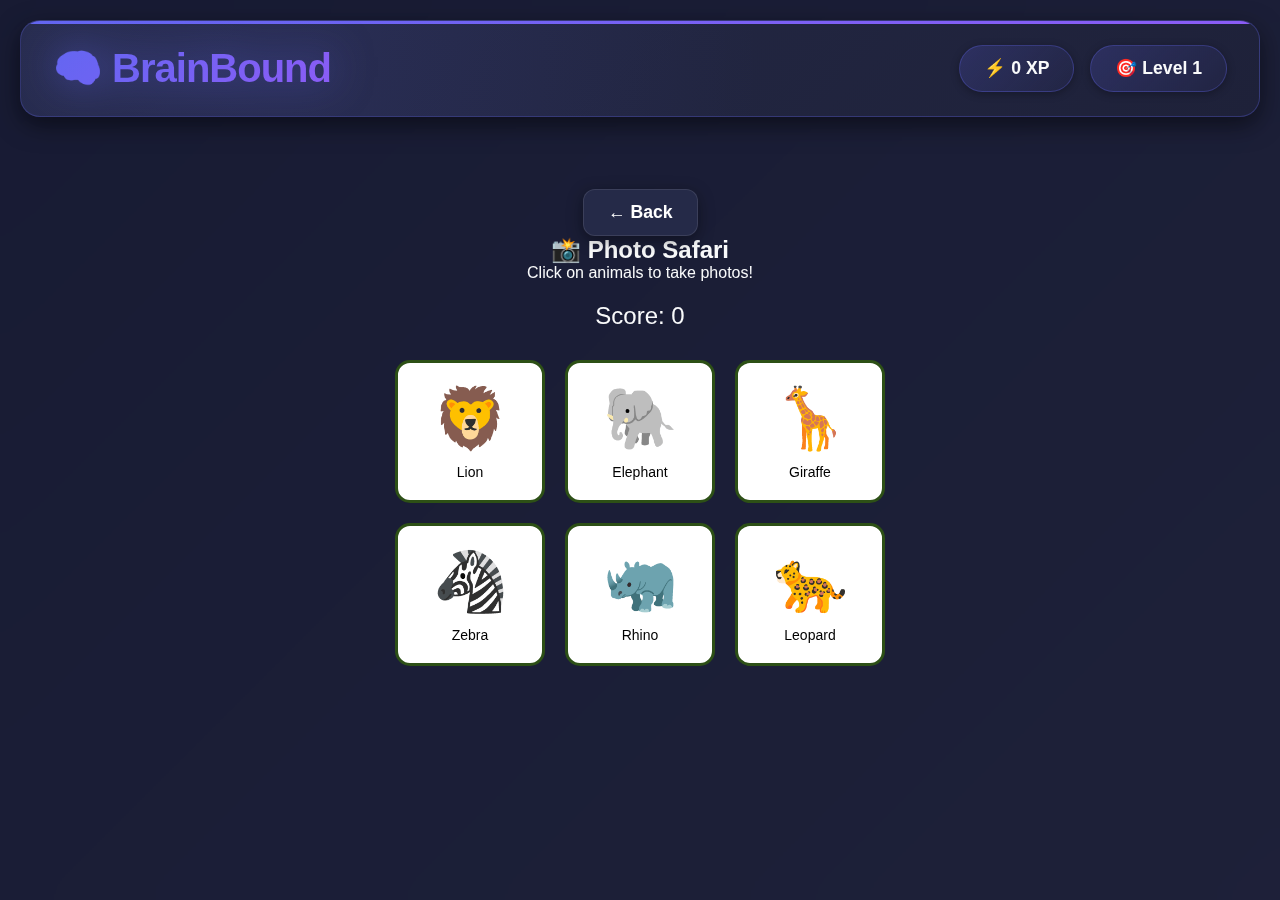
<file: safari-mode.html>
<!DOCTYPE html>
<html lang="en">
<head>
    <meta charset="UTF-8">
    <meta name="viewport" content="width=device-width, initial-scale=1.0">
    <title>Safari Mode - BrainBound</title>
    <link rel="stylesheet" href="style-advanced.css">
</head>
<body>
    <div class="game-container">
        <header class="game-header">
            <div class="logo">
                <h1>🧠 BrainBound</h1>
            </div>
            <div class="player-stats">
                <span class="xp-display">⚡ <span id="playerXP">0</span> XP</span>
                <span class="level-display">🎯 Level <span id="playerLevel">1</span></span>
            </div>
        </header>

        <div id="safariMode" class="screen active"></div>
    </div>

    <script src="safari-customization-simple.js"></script>
    
    <script>
        // Override showMainMenu for back button
        function showMainMenu() {
            window.location.href = 'index.html';
        }
        
        // Load player stats from localStorage
        function loadProgress() {
            const saved = localStorage.getItem('brainboundProgress');
            if (saved) {
                const data = JSON.parse(saved);
                return data;
            }
            return { playerXP: 0, playerLevel: 1 };
        }
        
        function updatePlayerStats() {
            const progress = loadProgress();
            const xpEl = document.getElementById('playerXP');
            const levelEl = document.getElementById('playerLevel');
            if (xpEl) xpEl.textContent = progress.playerXP || 0;
            if (levelEl) levelEl.textContent = progress.playerLevel || 1;
        }
        
        // Initialize on load
        window.onload = function() {
            updatePlayerStats();
            if (typeof SimpleSafariMode !== 'undefined') {
                SimpleSafariMode.start('photo');
            }
        };
    </script>
</body>
</html>
</file>
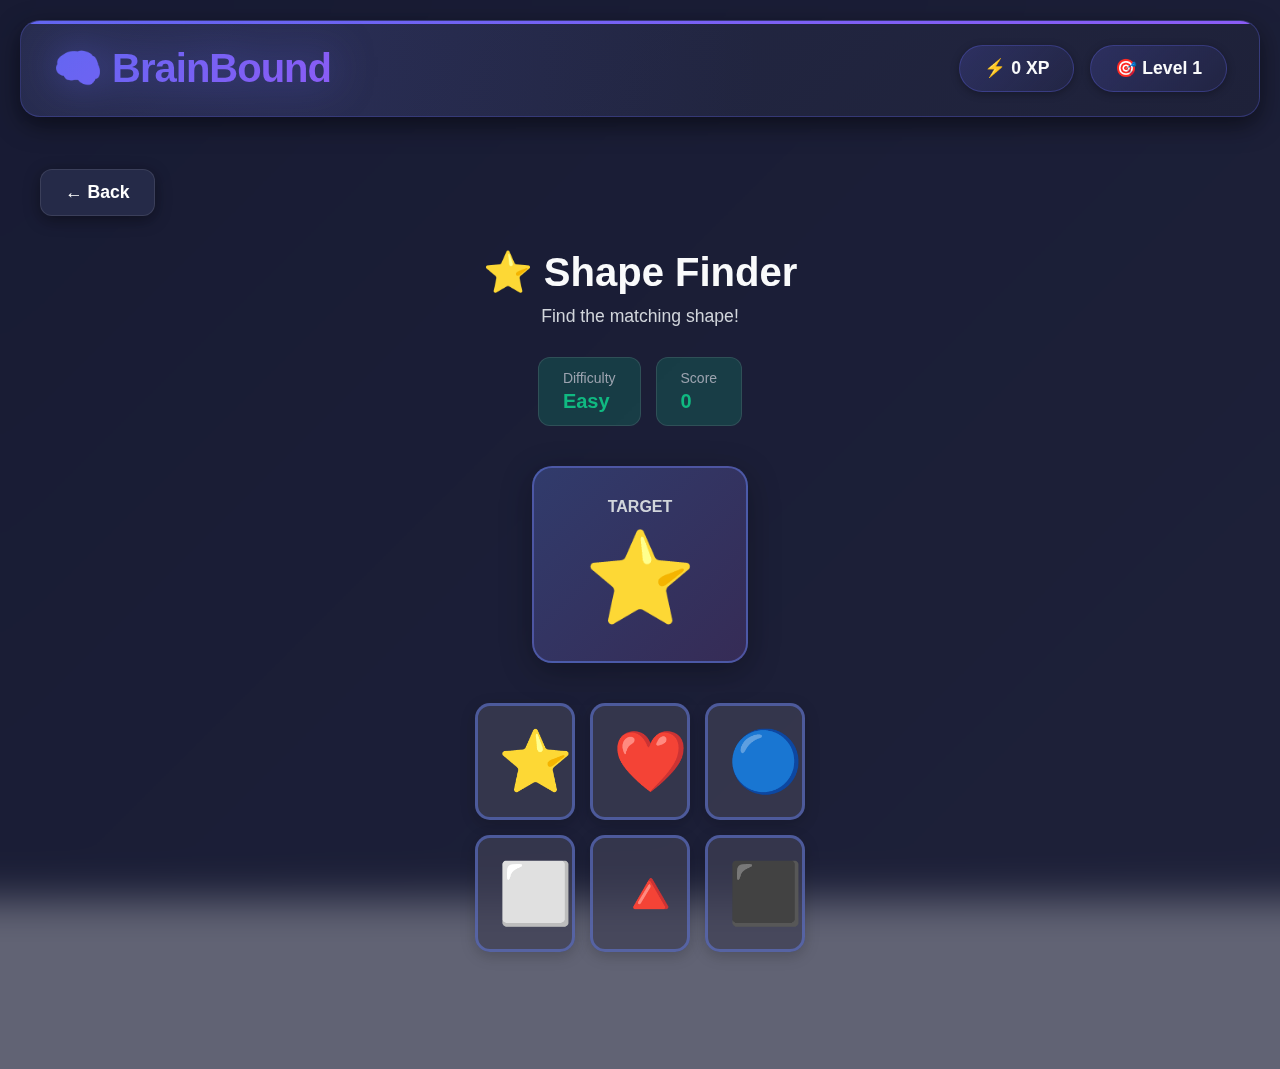
<file: shape-finder.html>
<!DOCTYPE html>
<html lang="en">
<head>
    <meta charset="UTF-8">
    <meta name="viewport" content="width=device-width, initial-scale=1.0">
    <title>Shape Finder - BrainBound</title>
    <link rel="stylesheet" href="style-advanced.css">
</head>
<body>
    <div class="game-container">
        <header class="game-header">
            <div class="logo">
                <h1>🧠 BrainBound</h1>
            </div>
            <div class="player-stats">
                <span class="xp-display">⚡ <span id="playerXP">0</span> XP</span>
                <span class="level-display">🎯 Level <span id="playerLevel">1</span></span>
            </div>
        </header>

        <div id="miniGamePlayScreen" class="screen active"></div>
    </div>

    <script src="mini-games-simple.js"></script>
    
    <script>
        // Load player stats
        try {
            const savedProgress = localStorage.getItem('brainbound_progress');
            if (savedProgress) {
                const progress = JSON.parse(savedProgress);
                document.getElementById('playerXP').textContent = progress.playerXP || 0;
                document.getElementById('playerLevel').textContent = progress.playerLevel || 1;
            }
        } catch (e) {
            console.log('Using default stats');
        }
        
        // Start game
        window.onload = function() {
            if (typeof SimpleMiniGames !== 'undefined') {
                SimpleMiniGames.startShapeFinder();
            }
        };
    </script>
</body>
</html>
</file>
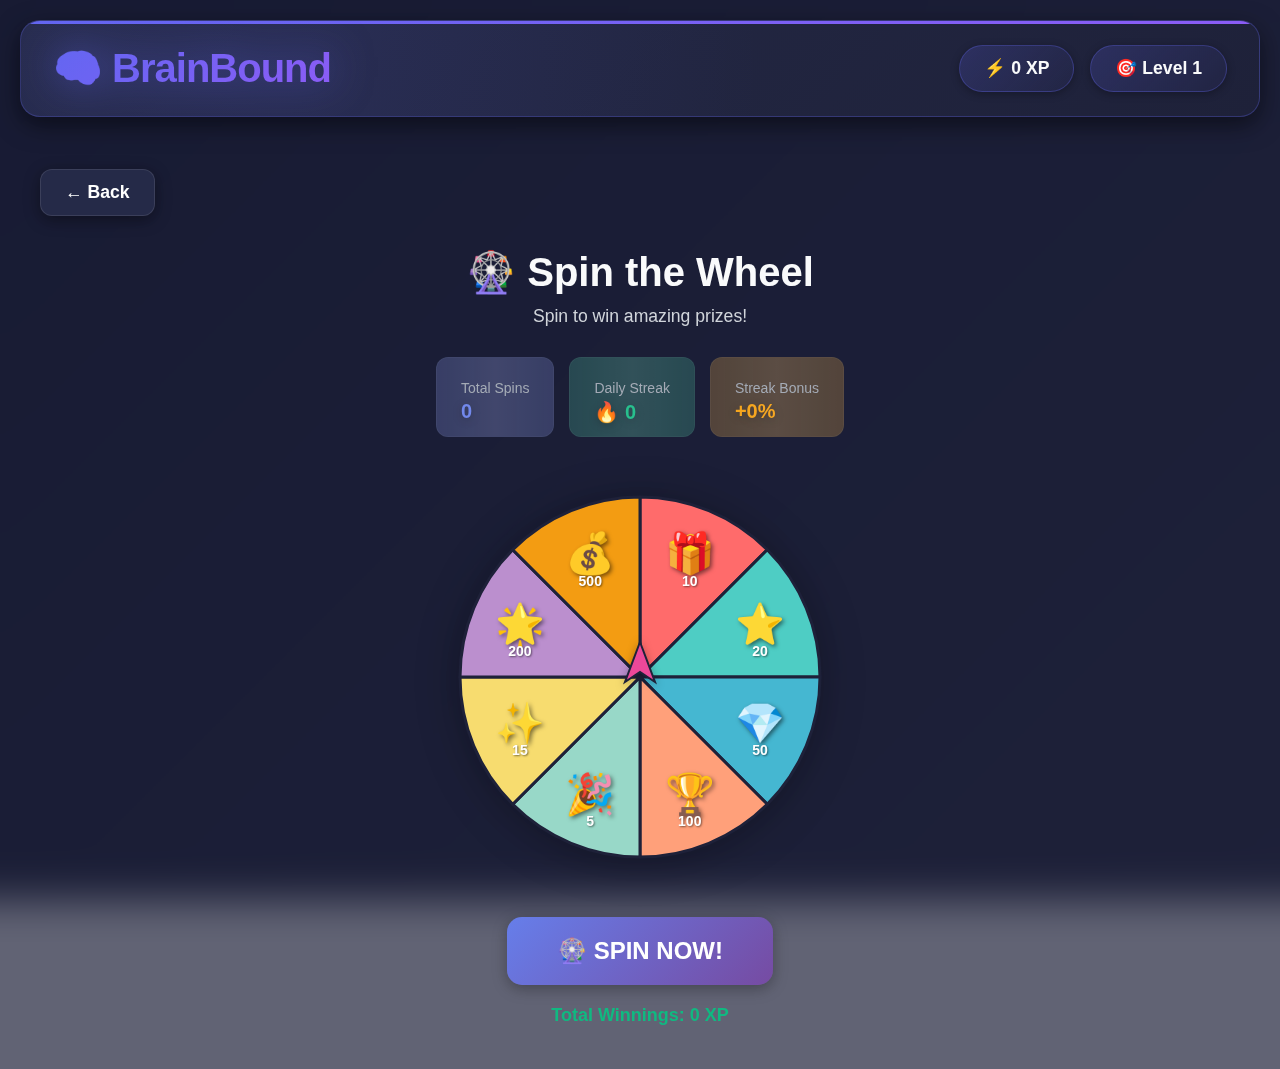
<file: spin-wheel.html>
<!DOCTYPE html>
<html lang="en">
<head>
    <meta charset="UTF-8">
    <meta name="viewport" content="width=device-width, initial-scale=1.0">
    <title>Spin Wheel - BrainBound</title>
    <link rel="stylesheet" href="style-advanced.css">
</head>
<body>
    <div class="game-container">
        <header class="game-header">
            <div class="logo">
                <h1>🧠 BrainBound</h1>
            </div>
            <div class="player-stats">
                <span class="xp-display">⚡ <span id="playerXP">0</span> XP</span>
                <span class="level-display">🎯 Level <span id="playerLevel">1</span></span>
            </div>
        </header>

        <div id="miniGamePlayScreen" class="screen active"></div>
    </div>

    <script src="mini-games-simple.js"></script>
    
    <script>
        try {
            const savedProgress = localStorage.getItem('brainbound_progress');
            if (savedProgress) {
                const progress = JSON.parse(savedProgress);
                document.getElementById('playerXP').textContent = progress.playerXP || 0;
                document.getElementById('playerLevel').textContent = progress.playerLevel || 1;
            }
        } catch (e) {
            console.log('Using default stats');
        }
        
        window.onload = function() {
            if (typeof SimpleMiniGames !== 'undefined') {
                SimpleMiniGames.startSpinWheel();
            }
        };
    </script>
</body>
</html>
</file>
<file: style-advanced.css>
/* ==================== BRAINBOUND - ADVANCED STYLES ==================== */
/* Modern, Animated, Professional Game UI */

/* ==================== MODERN DARK THEME ==================== */
:root {
    /* Dark Theme Colors - Sleek & Modern */
    --bg-primary: #0A0E27;
    --bg-secondary: #151932;
    --bg-tertiary: #1E2139;
    --bg-elevated: #252A48;
    
    /* Vibrant Accent Colors */
    --primary: #6366F1;
    --primary-light: #818CF8;
    --primary-dark: #4F46E5;
    --secondary: #EC4899;
    --accent: #F59E0B;
    
    /* Semantic Colors - Vibrant on Dark */
    --success: #10B981;
    --warning: #F59E0B;
    --error: #EF4444;
    --info: #3B82F6;
    
    /* Theme Gradients - Vibrant */
    --gradient-primary: linear-gradient(135deg, #6366F1 0%, #8B5CF6 100%);
    --gradient-ocean: linear-gradient(135deg, #06B6D4 0%, #3B82F6 100%);
    --gradient-space: linear-gradient(135deg, #8B5CF6 0%, #EC4899 100%);
    --gradient-jungle: linear-gradient(135deg, #10B981 0%, #059669 100%);
    
    /* Text Colors */
    --text-primary: #F9FAFB;
    --text-secondary: #D1D5DB;
    --text-tertiary: #9CA3AF;
    --text-muted: #6B7280;
    
    /* Border Colors */
    --border-primary: rgba(255, 255, 255, 0.1);
    --border-secondary: rgba(255, 255, 255, 0.05);
    --border-accent: rgba(99, 102, 241, 0.3);
    
    /* Glass Morphism - Dark */
    --glass-bg: rgba(30, 33, 57, 0.7);
    --glass-border: rgba(255, 255, 255, 0.1);
    --glass-shadow: 0 8px 32px rgba(0, 0, 0, 0.4);
    
    /* Shadows - Dark Theme */
    --shadow-sm: 0 2px 8px rgba(0, 0, 0, 0.3);
    --shadow-md: 0 4px 16px rgba(0, 0, 0, 0.4);
    --shadow-lg: 0 8px 24px rgba(0, 0, 0, 0.5);
    --shadow-xl: 0 12px 32px rgba(0, 0, 0, 0.6);
    --shadow-glow: 0 0 20px rgba(99, 102, 241, 0.3);
    
    /* Transitions */
    --transition-fast: 0.15s cubic-bezier(0.4, 0, 0.2, 1);
    --transition-base: 0.2s cubic-bezier(0.4, 0, 0.2, 1);
    --transition-smooth: 0.3s cubic-bezier(0.4, 0, 0.2, 1);
}

/* ==================== RESET & BASE ==================== */
* {
    margin: 0;
    padding: 0;
    box-sizing: border-box;
}

body {
    font-family: -apple-system, BlinkMacSystemFont, 'Segoe UI', 'Roboto', 'Oxygen', 'Ubuntu', 'Cantarell', 'Fira Sans', 'Droid Sans', 'Helvetica Neue', sans-serif;
    background: linear-gradient(135deg, #0A0E27 0%, #151932 50%, #1E2139 100%);
    background-attachment: fixed;
    min-height: 100vh;
    padding: 0;
    margin: 0;
    color: var(--text-primary);
    overflow-x: hidden;
    position: relative;
    -webkit-font-smoothing: antialiased;
    -moz-osx-font-smoothing: grayscale;
}

/* Clean Background */
body::before {
    content: '';
    position: fixed;
    top: 0;
    left: 0;
    width: 100%;
    height: 100%;
    background: transparent;
    pointer-events: none;
    z-index: 0;
}

/* ==================== DARK CONTAINER ==================== */
.game-container {
    width: 100%;
    max-width: 1400px;
    min-height: 100vh;
    background: var(--glass-bg);
    backdrop-filter: blur(20px);
    -webkit-backdrop-filter: blur(20px);
    margin: 0 auto;
    padding: 20px;
    position: relative;
    z-index: 500;
    animation: containerFadeIn 0.8s ease-out;
}

@keyframes containerFadeIn {
    from {
        opacity: 0;
        transform: translateY(30px) scale(0.95);
    }
    to {
        opacity: 1;
        transform: translateY(0) scale(1);
    }
}

/* ==================== MODERN HEADER ==================== */
.game-header {
    display: flex;
    justify-content: space-between;
    align-items: center;
    padding: 24px 32px;
    background: linear-gradient(135deg, var(--bg-elevated) 0%, var(--bg-tertiary) 100%);
    border-radius: 20px;
    margin-bottom: 32px;
    border: 1px solid var(--border-accent);
    box-shadow: var(--shadow-lg);
    position: relative;
    overflow: hidden;
    animation: slideDown 0.6s ease-out;
}

.game-header::before {
    content: '';
    position: absolute;
    top: 0;
    left: 0;
    right: 0;
    height: 3px;
    background: var(--gradient-primary);
}

.game-header::after {
    content: '';
    position: absolute;
    top: 0;
    left: 0;
    width: 100%;
    height: 100%;
    background: radial-gradient(circle at 20% 50%, rgba(99, 102, 241, 0.1) 0%, transparent 50%);
    pointer-events: none;
}

@keyframes slideDown {
    from {
        opacity: 0;
        transform: translateY(-30px);
    }
    to {
        opacity: 1;
        transform: translateY(0);
    }
}

.logo {
    position: relative;
    z-index: 1;
}

.logo h1 {
    font-size: 2.5rem;
    font-weight: 800;
    background: var(--gradient-primary);
    -webkit-background-clip: text;
    -webkit-text-fill-color: transparent;
    background-clip: text;
    filter: drop-shadow(0 0 20px rgba(99, 102, 241, 0.5));
    animation: logoGlow 3s ease-in-out infinite;
    letter-spacing: -1px;
}

@keyframes logoGlow {
    0%, 100% { 
        filter: drop-shadow(0 0 20px rgba(99, 102, 241, 0.5));
    }
    50% { 
        filter: drop-shadow(0 0 30px rgba(99, 102, 241, 0.8));
    }
}

.player-stats {
    display: flex;
    gap: 16px;
    align-items: center;
    position: relative;
    z-index: 1;
}

.xp-display, .level-display {
    padding: 12px 24px;
    background: linear-gradient(135deg, rgba(99, 102, 241, 0.2) 0%, rgba(99, 102, 241, 0.05) 100%);
    border-radius: 50px;
    font-weight: 700;
    font-size: 1.1rem;
    border: 1px solid var(--border-accent);
    box-shadow: var(--shadow-sm);
    transition: all 0.3s ease;
    position: relative;
    overflow: hidden;
}

.xp-display::before,
.level-display::before {
    content: '';
    position: absolute;
    top: 0;
    left: -100%;
    width: 100%;
    height: 100%;
    background: linear-gradient(90deg, transparent, rgba(255, 255, 255, 0.1), transparent);
    transition: left 0.5s ease;
}

.xp-display:hover::before,
.level-display:hover::before {
    left: 100%;
}

.xp-display:hover, .level-display:hover {
    transform: translateY(-3px);
    box-shadow: var(--shadow-glow), var(--shadow-md);
    border-color: var(--primary-light);
    background: linear-gradient(135deg, rgba(99, 102, 241, 0.3) 0%, rgba(99, 102, 241, 0.1) 100%);
}

/* ==================== MENU CONTENT ==================== */
.menu-content {
    max-width: 1200px;
    margin: 0 auto;
    padding: 40px 20px;
}

.menu-content h2 {
    text-align: center;
    font-size: 2.5rem;
    font-weight: 800;
    background: linear-gradient(135deg, #667eea 0%, #764ba2 50%, #f093fb 100%);
    -webkit-background-clip: text;
    -webkit-text-fill-color: transparent;
    background-clip: text;
    margin-bottom: 40px;
    animation: titleGlow 2s ease-in-out infinite;
}

@keyframes titleGlow {
    0%, 100% { filter: drop-shadow(0 0 10px rgba(102, 126, 234, 0.5)); }
    50% { filter: drop-shadow(0 0 20px rgba(118, 75, 162, 0.8)); }
}

/* ==================== MASCOT ==================== */
.mascot-intro {
    text-align: center;
    margin-bottom: 40px;
    padding: 30px;
    background: linear-gradient(135deg, rgba(102, 126, 234, 0.1) 0%, rgba(118, 75, 162, 0.1) 100%);
    border-radius: 20px;
    border: 2px solid rgba(102, 126, 234, 0.2);
    animation: mascotBounce 1s ease-out;
}

@keyframes mascotBounce {
    0% { transform: translateY(-100px) scale(0); opacity: 0; }
    60% { transform: translateY(10px) scale(1.1); opacity: 1; }
    80% { transform: translateY(-5px) scale(0.95); }
    100% { transform: translateY(0) scale(1); }
}

.mascot {
    font-size: 6rem;
    display: inline-block;
    animation: mascotFloat 3s ease-in-out infinite;
    filter: drop-shadow(0 10px 30px rgba(102, 126, 234, 0.6));
}

@keyframes mascotFloat {
    0%, 100% { transform: translateY(0) rotate(-5deg); }
    50% { transform: translateY(-20px) rotate(5deg); }
}

.mascot-text {
    font-size: 1.4rem;
    margin-top: 15px;
    color: #F9FAFB;
    font-weight: 600;
    text-shadow: 0 2px 15px rgba(102, 126, 234, 0.5);
    animation: textFadeIn 1s ease-out 0.3s both;
}

@keyframes textFadeIn {
    from { opacity: 0; transform: translateY(20px); }
    to { opacity: 1; transform: translateY(0); }
}

/* ==================== BUTTONS ==================== */
.pack-button, .activity-btn, .btn-primary, .btn-secondary {
    position: relative;
    overflow: hidden;
    cursor: pointer;
    border: none;
    outline: none;
    transition: all var(--transition-normal);
}

.pack-button::before, .activity-btn::before, .btn-primary::before {
    content: '';
    position: absolute;
    top: 50%;
    left: 50%;
    width: 0;
    height: 0;
    border-radius: 50%;
    background: rgba(255, 255, 255, 0.3);
    transform: translate(-50%, -50%);
    transition: width 0.6s, height 0.6s;
}

.pack-button:hover::before, .activity-btn:hover::before, .btn-primary:hover::before {
    width: 300px;
    height: 300px;
}

/* ==================== PACK BUTTONS ==================== */
.level-packs {
    display: grid;
    grid-template-columns: repeat(auto-fit, minmax(300px, 1fr));
    gap: 25px;
    margin-bottom: 40px;
}

.pack-button {
    padding: 40px 30px;
    background: linear-gradient(135deg, rgba(255, 255, 255, 0.15) 0%, rgba(255, 255, 255, 0.05) 100%);
    backdrop-filter: blur(10px);
    -webkit-backdrop-filter: blur(10px);
    border-radius: 25px;
    border: 2px solid rgba(255, 255, 255, 0.2);
    display: flex;
    flex-direction: column;
    align-items: center;
    gap: 15px;
    box-shadow: 0 8px 32px rgba(0, 0, 0, 0.3);
    animation: packSlideIn 0.6s ease-out backwards;
    position: relative;
}

.pack-button:nth-child(1) { animation-delay: 0.1s; }
.pack-button:nth-child(2) { animation-delay: 0.2s; }
.pack-button:nth-child(3) { animation-delay: 0.3s; }

@keyframes packSlideIn {
    from {
        opacity: 0;
        transform: translateX(-150px) scale(0.8);
    }
    to {
        opacity: 1;
        transform: translateX(0) scale(1);
    }
}

.pack-button:hover {
    transform: translateY(-10px) scale(1.03);
    border-color: rgba(255, 255, 255, 0.5);
    background: linear-gradient(135deg, rgba(255, 255, 255, 0.25) 0%, rgba(255, 255, 255, 0.1) 100%);
}

.pack-button[data-pack="underwater"]:hover {
    box-shadow: 0 10px 40px rgba(0, 147, 233, 0.5);
}

.pack-button[data-pack="space"]:hover {
    box-shadow: 0 10px 40px rgba(142, 45, 226, 0.5);
}

.pack-button[data-pack="jungle"]:hover {
    box-shadow: 0 10px 40px rgba(86, 171, 47, 0.5);
}

.pack-icon {
    font-size: 5rem;
    animation: iconSpin 0.6s ease-out;
    filter: drop-shadow(0 8px 20px rgba(0, 0, 0, 0.4));
    transition: all 0.3s ease;
}

.pack-button:hover .pack-icon {
    transform: scale(1.1) rotate(5deg);
    filter: drop-shadow(0 10px 30px rgba(102, 126, 234, 0.6));
}

@keyframes iconSpin {
    from { transform: rotate(-180deg) scale(0); }
    to { transform: rotate(0) scale(1); }
}

.pack-title {
    font-size: 1.6rem;
    font-weight: 800;
    color: #F9FAFB;
    text-shadow: 0 2px 15px rgba(0, 0, 0, 0.5);
    letter-spacing: 0.5px;
}

.pack-info {
    font-size: 1rem;
    font-weight: 600;
    color: rgba(255, 255, 255, 0.9);
    background: linear-gradient(135deg, rgba(102, 126, 234, 0.3), rgba(118, 75, 162, 0.3));
    padding: 8px 20px;
    border-radius: 20px;
    border: 1px solid rgba(102, 126, 234, 0.4);
    text-align: center;
}

/* ==================== ACTIVITIES ==================== */
.activities-section {
    margin-top: 40px;
    animation: fadeInUp 0.8s ease-out 0.4s both;
}

@keyframes fadeInUp {
    from {
        opacity: 0;
        transform: translateY(30px);
    }
    to {
        opacity: 1;
        transform: translateY(0);
    }
}

.activities-title {
    text-align: center;
    font-size: 2rem;
    margin-bottom: 25px;
    color: #fff;
    text-shadow: 0 3px 15px rgba(0, 0, 0, 0.3);
}

.activities-grid {
    display: grid;
    grid-template-columns: repeat(auto-fit, minmax(200px, 1fr));
    gap: 20px;
    margin-bottom: 30px;
}

.activity-btn {
    padding: 25px;
    background: linear-gradient(135deg, rgba(255, 255, 255, 0.2), rgba(255, 255, 255, 0.05));
    border-radius: 20px;
    border: 2px solid rgba(255, 255, 255, 0.3);
    display: flex !important;
    flex-direction: column;
    align-items: center;
    justify-content: center;
    gap: 12px;
    min-height: 150px;
    cursor: pointer;
    box-shadow: var(--shadow-md);
    animation: activityPop 0.5s ease-out backwards;
    position: relative;
    overflow: hidden;
    transition: all 0.3s ease;
}

.activity-btn:nth-child(1) { animation-delay: 0.5s; }
.activity-btn:nth-child(2) { animation-delay: 0.6s; }
.activity-btn:nth-child(3) { animation-delay: 0.7s; }

@keyframes activityPop {
    from {
        opacity: 0;
        transform: scale(0);
    }
    to {
        opacity: 1;
        transform: scale(1);
    }
}

.activity-btn:hover {
    transform: translateY(-8px) rotate(2deg);
    box-shadow: var(--shadow-lg);
}

.activity-btn .activity-icon {
    font-size: 3.5rem !important;
    display: block !important;
    line-height: 1 !important;
    animation: iconBounce 0.6s ease-out;
}

@keyframes iconBounce {
    0%, 100% { transform: translateY(0); }
    50% { transform: translateY(-10px); }
}

.activity-btn .activity-label {
    font-size: 1.1rem !important;
    font-weight: 600 !important;
    color: var(--text-primary) !important;
    display: block !important;
}

/* ==================== DEBUG PANEL ==================== */
.debug-panel {
    margin-top: 40px; /* Same as activities-section for consistent spacing */
    margin-bottom: 40px; /* Same gap below as above */
    padding: 25px;
    background: linear-gradient(135deg, rgba(0, 0, 0, 0.3), rgba(0, 0, 0, 0.1));
    border-radius: 15px;
    border: 1px solid rgba(255, 255, 255, 0.2);
    position: relative;
    z-index: 500; /* Higher z-index to stay above nav */
    animation: debugSlideUp 0.6s ease-out 0.8s both;
}

@keyframes debugSlideUp {
    from {
        opacity: 0;
        transform: translateY(30px);
    }
    to {
        opacity: 1;
        transform: translateY(0);
    }
}

.debug-status {
    display: flex;
    justify-content: space-between;
    margin-bottom: 12px;
    font-size: 0.95rem;
}

.debug-label {
    color: rgba(255, 255, 255, 0.7);
}

.debug-value {
    color: var(--neon-green);
    font-weight: 600;
    text-shadow: 0 0 10px rgba(57, 255, 20, 0.5);
}

.debug-btn {
    width: 100%;
    padding: 12px;
    background: linear-gradient(135deg, rgba(255, 255, 255, 0.2), rgba(255, 255, 255, 0.1));
    border: 2px solid rgba(255, 255, 255, 0.3);
    border-radius: 10px;
    color: #fff;
    font-weight: 600;
    cursor: pointer;
    transition: all var(--transition-normal);
}

.debug-btn:hover {
    background: linear-gradient(135deg, rgba(255, 255, 255, 0.3), rgba(255, 255, 255, 0.15));
    transform: translateY(-2px);
    box-shadow: var(--glow-blue);
}

/* ==================== LEVEL SELECT ==================== */
#levelSelect {
    width: 100%;
}

.level-select-content {
    max-width: 1200px;
    margin: 0 auto;
    padding: 20px;
}

.level-select-content .back-button {
    margin-top: 0;
    margin-bottom: 20px;
}

#levelSelect h2 {
    text-align: center;
    color: #F9FAFB;
    margin: 0 0 20px 0;
    font-size: 2rem;
}

.level-list {
    display: grid;
    grid-template-columns: repeat(auto-fill, minmax(200px, 1fr));
    gap: 20px;
    padding: 0;
    max-width: 100%;
}

.level-card {
    padding: 25px;
    background: linear-gradient(135deg, rgba(255, 255, 255, 0.2), rgba(255, 255, 255, 0.05));
    border-radius: 20px;
    border: 2px solid rgba(255, 255, 255, 0.3);
    cursor: pointer;
    transition: all var(--transition-normal);
    animation: levelCardPop 0.4s ease-out backwards;
}

.level-card:nth-child(n) {
    animation-delay: calc(0.05s * var(--i, 1));
}

@keyframes levelCardPop {
    from {
        opacity: 0;
        transform: scale(0.5) rotate(-10deg);
    }
    to {
        opacity: 1;
        transform: scale(1) rotate(0);
    }
}

.level-card:hover {
    transform: translateY(-10px) scale(1.05);
    box-shadow: var(--shadow-xl);
    border-color: rgba(255, 255, 255, 0.6);
}

/* ==================== BOTTOM NAV ==================== */
.bottom-nav {
    position: fixed;
    bottom: 20px; /* Back to bottom of screen */
    left: 50%;
    transform: translateX(-50%);
    display: flex;
    gap: 15px;
    padding: 15px 25px;
    background: linear-gradient(135deg, rgba(255, 255, 255, 0.25), rgba(255, 255, 255, 0.1));
    backdrop-filter: blur(20px);
    border-radius: 50px;
    border: 2px solid rgba(255, 255, 255, 0.3);
    box-shadow: var(--shadow-xl);
    z-index: 100; /* Lower z-index so it stays behind content */
    animation: navSlideUp 0.6s ease-out 1s both;
}

@keyframes navSlideUp {
    from {
        opacity: 0;
        transform: translateX(-50%) translateY(100px);
    }
    to {
        opacity: 1;
        transform: translateX(-50%) translateY(0);
    }
}

.nav-btn {
    display: flex;
    flex-direction: column;
    align-items: center;
    gap: 5px;
    padding: 12px 20px;
    background: transparent;
    border: none;
    border-radius: 15px;
    cursor: pointer;
    transition: all var(--transition-normal);
    color: #fff;
}

.nav-btn:hover {
    background: rgba(255, 255, 255, 0.2);
    transform: translateY(-5px);
}

.nav-icon {
    font-size: 1.8rem;
    filter: drop-shadow(0 2px 5px rgba(0, 0, 0, 0.3));
}

.nav-label {
    font-size: 0.75rem;
    font-weight: 600;
    text-shadow: 0 1px 3px rgba(0, 0, 0, 0.3);
}

/* ==================== SCREENS ==================== */
.screen {
    display: none;
    animation: screenFadeIn 0.5s ease-out;
}

.screen.active {
    display: block;
}

@keyframes screenFadeIn {
    from {
        opacity: 0;
        transform: scale(0.95);
    }
    to {
        opacity: 1;
        transform: scale(1);
    }
}

/* ==================== RESPONSIVE ==================== */
@media (max-width: 768px) {
    .game-container {
        padding: 20px;
        border-radius: 20px;
    }
    
    .logo h1 {
        font-size: 2rem;
    }
    
    .player-stats {
        flex-direction: column;
        gap: 10px;
    }
    
    .level-packs {
        grid-template-columns: 1fr;
    }
    
    .activities-grid {
        grid-template-columns: 1fr;
    }
    
    .bottom-nav {
        width: 90%;
        padding: 10px 15px;
        bottom: 15px; /* Back to bottom for mobile */
    }
    
    .nav-btn {
        padding: 10px 15px;
    }
    
    .nav-icon {
        font-size: 1.5rem;
    }
}

/* ==================== LOADING ANIMATION ==================== */
.loading {
    display: inline-block;
    animation: loadingDots 1.4s infinite;
}

@keyframes loadingDots {
    0%, 20% { content: '.'; }
    40% { content: '..'; }
    60%, 100% { content: '...'; }
}

/* ==================== UTILITY CLASSES ==================== */
.glow-blue { box-shadow: var(--glow-blue) !important; }
.glow-pink { box-shadow: var(--glow-pink) !important; }
.glow-green { box-shadow: var(--glow-green) !important; }

.pulse {
    animation: pulse 2s ease-in-out infinite;
}

@keyframes pulse {
    0%, 100% { opacity: 1; }
    50% { opacity: 0.7; }
}


/* ==================== BACK BUTTON - ADVANCED STYLE ==================== */
.back-button {
    position: relative;
    display: inline-flex;
    align-items: center;
    gap: 10px;
    padding: 15px 30px;
    background: linear-gradient(135deg, rgba(255, 255, 255, 0.25), rgba(255, 255, 255, 0.1));
    backdrop-filter: blur(10px);
    -webkit-backdrop-filter: blur(10px);
    border: 2px solid rgba(255, 255, 255, 0.4);
    border-radius: 15px;
    color: #fff;
    font-size: 1.1rem;
    font-weight: 700;
    text-decoration: none;
    cursor: pointer;
    box-shadow: var(--shadow-md);
    transition: all var(--transition-normal);
    overflow: hidden;
    z-index: 10;
    animation: backButtonSlideIn 0.6s ease-out;
}

@keyframes backButtonSlideIn {
    from {
        opacity: 0;
        transform: translateX(-50px) scale(0.8);
    }
    to {
        opacity: 1;
        transform: translateX(0) scale(1);
    }
}

/* Ripple effect on click */
.back-button::before {
    content: '';
    position: absolute;
    top: 50%;
    left: 50%;
    width: 0;
    height: 0;
    border-radius: 50%;
    background: rgba(255, 255, 255, 0.4);
    transform: translate(-50%, -50%);
    transition: width 0.6s, height 0.6s;
}

.back-button:active::before {
    width: 300px;
    height: 300px;
}

/* Hover effect */
.back-button:hover {
    transform: translateX(-5px) scale(1.05);
    background: linear-gradient(135deg, rgba(255, 255, 255, 0.35), rgba(255, 255, 255, 0.15));
    border-color: rgba(255, 255, 255, 0.6);
    box-shadow: var(--shadow-lg), var(--glow-blue);
}

/* Arrow animation */
.back-button::after {
    content: '←';
    position: absolute;
    left: 15px;
    font-size: 1.5rem;
    transition: all var(--transition-normal);
}

.back-button:hover::after {
    left: 10px;
    animation: arrowBounce 0.6s ease-in-out infinite;
}

@keyframes arrowBounce {
    0%, 100% {
        transform: translateX(0);
    }
    50% {
        transform: translateX(-5px);
    }
}

/* Glow pulse effect */
.back-button:hover {
    animation: backButtonGlow 1.5s ease-in-out infinite;
}

@keyframes backButtonGlow {
    0%, 100% {
        box-shadow: var(--shadow-lg), 0 0 15px rgba(0, 243, 255, 0.3);
    }
    50% {
        box-shadow: var(--shadow-xl), 0 0 30px rgba(0, 243, 255, 0.6);
    }
}

/* Active/Click effect */
.back-button:active {
    transform: translateX(-3px) scale(0.98);
    box-shadow: var(--shadow-sm);
}

/* Mobile responsive */
@media (max-width: 768px) {
    .back-button {
        padding: 12px 25px;
        font-size: 1rem;
    }
}

/* ==================== GAME HEADER BAR (for back button in game screen) ==================== */
.game-header-bar {
    display: flex;
    justify-content: space-between;
    align-items: center;
    padding: 20px;
    background: linear-gradient(135deg, rgba(255, 255, 255, 0.2), rgba(255, 255, 255, 0.05));
    backdrop-filter: blur(15px);
    border-radius: 20px;
    margin: 0 auto 25px auto;
    max-width: 100%;
    border: 2px solid rgba(255, 255, 255, 0.3);
    box-shadow: var(--shadow-md);
    animation: headerSlideDown 0.6s ease-out;
}

@keyframes headerSlideDown {
    from {
        opacity: 0;
        transform: translateY(-30px);
    }
    to {
        opacity: 1;
        transform: translateY(0);
    }
}

.game-header-bar h3 {
    color: #fff;
    font-size: 1.5rem;
    text-shadow: 0 2px 10px rgba(0, 0, 0, 0.3);
}

/* Hint button styling */
.hint-button {
    padding: 12px 25px;
    background: linear-gradient(135deg, rgba(255, 215, 0, 0.3), rgba(255, 165, 0, 0.2));
    border: 2px solid rgba(255, 215, 0, 0.5);
    border-radius: 12px;
    color: #fff;
    font-weight: 700;
    cursor: pointer;
    transition: all var(--transition-normal);
    box-shadow: var(--shadow-sm);
}

.hint-button:hover {
    transform: translateY(-3px) scale(1.05);
    background: linear-gradient(135deg, rgba(255, 215, 0, 0.4), rgba(255, 165, 0, 0.3));
    box-shadow: 0 0 20px rgba(255, 215, 0, 0.5);
}

/* ==================== PRIMARY & SECONDARY BUTTONS ==================== */
.btn-primary, .btn-secondary {
    position: relative;
    padding: 15px 35px;
    border: 2px solid rgba(255, 255, 255, 0.4);
    border-radius: 15px;
    font-size: 1.1rem;
    font-weight: 700;
    cursor: pointer;
    transition: all var(--transition-normal);
    overflow: hidden;
    box-shadow: var(--shadow-md);
}

.btn-primary {
    background: linear-gradient(135deg, rgba(76, 175, 80, 0.3), rgba(56, 142, 60, 0.2));
    color: #fff;
    border-color: rgba(76, 175, 80, 0.6);
}

.btn-primary:hover {
    transform: translateY(-3px) scale(1.05);
    background: linear-gradient(135deg, rgba(76, 175, 80, 0.4), rgba(56, 142, 60, 0.3));
    box-shadow: 0 0 25px rgba(76, 175, 80, 0.6);
}

.btn-secondary {
    background: linear-gradient(135deg, rgba(255, 255, 255, 0.2), rgba(255, 255, 255, 0.1));
    color: #fff;
}

.btn-secondary:hover {
    transform: translateY(-3px) scale(1.05);
    background: linear-gradient(135deg, rgba(255, 255, 255, 0.3), rgba(255, 255, 255, 0.15));
    box-shadow: var(--shadow-lg);
}

/* ==================== STORY SECTION ==================== */
.story-section {
    padding: 25px;
    background: linear-gradient(135deg, rgba(255, 255, 255, 0.15), rgba(255, 255, 255, 0.05));
    backdrop-filter: blur(10px);
    border-radius: 20px;
    margin: 0 auto 25px auto;
    max-width: 100%;
    border: 2px solid rgba(255, 255, 255, 0.3);
    box-shadow: var(--shadow-md);
    animation: storyFadeIn 0.8s ease-out 0.3s both;
}

@keyframes storyFadeIn {
    from {
        opacity: 0;
        transform: translateY(20px);
    }
    to {
        opacity: 1;
        transform: translateY(0);
    }
}

.character-dialogue {
    display: flex;
    align-items: center;
    gap: 20px;
}

.character-avatar {
    font-size: 3.5rem;
    filter: drop-shadow(0 5px 15px rgba(0, 0, 0, 0.3));
    animation: avatarBounce 2s ease-in-out infinite;
}

@keyframes avatarBounce {
    0%, 100% {
        transform: translateY(0) rotate(-5deg);
    }
    50% {
        transform: translateY(-10px) rotate(5deg);
    }
}

.character-dialogue p {
    color: #fff;
    font-size: 1.2rem;
    line-height: 1.6;
    text-shadow: 0 2px 8px rgba(0, 0, 0, 0.3);
}

/* ==================== GAME SCREEN ==================== */
#gameScreen {
    width: 100%;
}

.game-screen-content {
    max-width: 1200px;
    margin: 0 auto;
    padding: 20px;
}

/* ==================== PUZZLE CONTAINER ==================== */
.puzzle-container {
    padding: 30px;
    background: linear-gradient(135deg, rgba(255, 255, 255, 0.2), rgba(255, 255, 255, 0.05));
    backdrop-filter: blur(15px);
    border-radius: 25px;
    border: 2px solid rgba(255, 255, 255, 0.3);
    min-height: 300px;
    margin: 0 auto 25px auto;
    max-width: 100%;
    box-shadow: var(--shadow-lg);
    animation: puzzleFadeIn 0.8s ease-out 0.5s both;
}

@keyframes puzzleFadeIn {
    from {
        opacity: 0;
        transform: scale(0.9);
    }
    to {
        opacity: 1;
        transform: scale(1);
    }
}

/* ==================== GAME CONTROLS ==================== */
.game-controls {
    display: flex;
    gap: 20px;
    justify-content: center;
    animation: controlsSlideUp 0.8s ease-out 0.7s both;
}

@keyframes controlsSlideUp {
    from {
        opacity: 0;
        transform: translateY(30px);
    }
    to {
        opacity: 1;
        transform: translateY(0);
    }
}

/* ==================== PROFILE & SETTINGS SCREENS ==================== */
.profile-container, .settings-container {
    padding: 30px;
    animation: containerFadeIn 0.6s ease-out;
}

.profile-header {
    text-align: center;
    margin-bottom: 40px;
    animation: profileHeaderSlide 0.8s ease-out;
}

@keyframes profileHeaderSlide {
    from {
        opacity: 0;
        transform: translateY(-30px);
    }
    to {
        opacity: 1;
        transform: translateY(0);
    }
}

.profile-avatar {
    font-size: 5rem;
    margin-bottom: 20px;
    filter: drop-shadow(0 10px 30px rgba(0, 0, 0, 0.3));
    animation: avatarSpin 1s ease-out;
}

@keyframes avatarSpin {
    from {
        transform: rotate(-360deg) scale(0);
    }
    to {
        transform: rotate(0) scale(1);
    }
}

.profile-header h2 {
    color: #fff;
    font-size: 2rem;
    text-shadow: 0 3px 15px rgba(0, 0, 0, 0.3);
}

.profile-level {
    color: rgba(255, 255, 255, 0.9);
    font-size: 1.2rem;
    margin-top: 10px;
}

/* ==================== STATS GRID ==================== */
.stats-grid {
    display: grid;
    grid-template-columns: repeat(auto-fit, minmax(200px, 1fr));
    gap: 20px;
    margin-top: 30px;
}

.stat-card {
    padding: 25px;
    background: linear-gradient(135deg, rgba(255, 255, 255, 0.2), rgba(255, 255, 255, 0.05));
    backdrop-filter: blur(10px);
    border-radius: 20px;
    border: 2px solid rgba(255, 255, 255, 0.3);
    text-align: center;
    box-shadow: var(--shadow-md);
    transition: all var(--transition-normal);
    animation: statCardPop 0.5s ease-out backwards;
}

.stat-card:nth-child(1) { animation-delay: 0.1s; }
.stat-card:nth-child(2) { animation-delay: 0.2s; }
.stat-card:nth-child(3) { animation-delay: 0.3s; }
.stat-card:nth-child(4) { animation-delay: 0.4s; }

@keyframes statCardPop {
    from {
        opacity: 0;
        transform: scale(0) rotate(-10deg);
    }
    to {
        opacity: 1;
        transform: scale(1) rotate(0);
    }
}

.stat-card:hover {
    transform: translateY(-10px) scale(1.05);
    box-shadow: var(--shadow-xl);
}

.stat-icon {
    font-size: 3rem;
    margin-bottom: 15px;
    filter: drop-shadow(0 5px 10px rgba(0, 0, 0, 0.3));
}

.stat-value {
    font-size: 2.5rem;
    font-weight: 800;
    color: #fff;
    text-shadow: 0 2px 10px rgba(0, 0, 0, 0.3);
}

.stat-label {
    color: rgba(255, 255, 255, 0.8);
    font-size: 1rem;
    margin-top: 10px;
}

/* ==================== SETTINGS ==================== */
.settings-group {
    margin-bottom: 30px;
    padding: 25px;
    background: linear-gradient(135deg, rgba(255, 255, 255, 0.15), rgba(255, 255, 255, 0.05));
    border-radius: 20px;
    border: 2px solid rgba(255, 255, 255, 0.3);
    animation: settingsSlideIn 0.6s ease-out backwards;
}

.settings-group:nth-child(1) { animation-delay: 0.1s; }
.settings-group:nth-child(2) { animation-delay: 0.2s; }

@keyframes settingsSlideIn {
    from {
        opacity: 0;
        transform: translateX(-30px);
    }
    to {
        opacity: 1;
        transform: translateX(0);
    }
}

.settings-group h3 {
    color: #fff;
    margin-bottom: 20px;
    font-size: 1.5rem;
}

.setting-item {
    display: flex;
    justify-content: space-between;
    align-items: center;
    padding: 15px;
    margin-bottom: 10px;
    background: rgba(255, 255, 255, 0.1);
    border-radius: 12px;
    transition: all var(--transition-normal);
}

.setting-item:hover {
    background: rgba(255, 255, 255, 0.15);
    transform: translateX(5px);
}

.setting-item label {
    color: #fff;
    font-size: 1.1rem;
}

/* ==================== MODAL ==================== */
.modal {
    display: none;
    position: fixed;
    top: 0;
    left: 0;
    width: 100%;
    height: 100%;
    background: rgba(0, 0, 0, 0.7);
    backdrop-filter: blur(10px);
    z-index: 2000;
    justify-content: center;
    align-items: center;
    animation: modalFadeIn 0.3s ease-out;
}

.modal.active {
    display: flex;
}

@keyframes modalFadeIn {
    from {
        opacity: 0;
    }
    to {
        opacity: 1;
    }
}

.modal-content {
    padding: 40px;
    background: linear-gradient(135deg, rgba(255, 255, 255, 0.25), rgba(255, 255, 255, 0.1));
    backdrop-filter: blur(20px);
    border-radius: 25px;
    border: 2px solid rgba(255, 255, 255, 0.4);
    max-width: 500px;
    text-align: center;
    box-shadow: var(--shadow-xl);
    animation: modalSlideIn 0.5s cubic-bezier(0.68, -0.55, 0.265, 1.55);
}

@keyframes modalSlideIn {
    from {
        transform: scale(0.5) translateY(-100px);
        opacity: 0;
    }
    to {
        transform: scale(1) translateY(0);
        opacity: 1;
    }
}

.modal-content h3 {
    color: #fff;
    font-size: 2rem;
    margin-bottom: 20px;
    text-shadow: 0 2px 10px rgba(0, 0, 0, 0.3);
}

.modal-content p {
    color: #fff;
    font-size: 1.2rem;
    line-height: 1.6;
    margin-bottom: 25px;
}


/* ==================== BACK BUTTON ICON & TEXT ==================== */
.back-icon {
    font-size: 1.5rem;
    display: inline-block;
    transition: all var(--transition-normal);
    position: relative;
    z-index: 1;
}

.back-text {
    position: relative;
    z-index: 1;
    font-weight: 700;
    letter-spacing: 0.5px;
}

.back-button:hover .back-icon {
    transform: translateX(-8px);
    animation: arrowPulse 0.8s ease-in-out infinite;
}

@keyframes arrowPulse {
    0%, 100% {
        transform: translateX(-8px) scale(1);
    }
    50% {
        transform: translateX(-12px) scale(1.2);
    }
}

.back-button:hover .back-text {
    text-shadow: 0 0 10px rgba(255, 255, 255, 0.8);
}

/* Different color variants for back button */
.back-button.ocean-theme {
    background: linear-gradient(135deg, rgba(0, 147, 233, 0.3), rgba(128, 208, 199, 0.2));
    border-color: rgba(0, 147, 233, 0.6);
}

.back-button.ocean-theme:hover {
    box-shadow: 0 0 30px rgba(0, 147, 233, 0.6);
}

.back-button.space-theme {
    background: linear-gradient(135deg, rgba(142, 45, 226, 0.3), rgba(74, 0, 224, 0.2));
    border-color: rgba(142, 45, 226, 0.6);
}

.back-button.space-theme:hover {
    box-shadow: 0 0 30px rgba(142, 45, 226, 0.6);
}

.back-button.jungle-theme {
    background: linear-gradient(135deg, rgba(86, 171, 47, 0.3), rgba(168, 224, 99, 0.2));
    border-color: rgba(86, 171, 47, 0.6);
}

.back-button.jungle-theme:hover {
    box-shadow: 0 0 30px rgba(86, 171, 47, 0.6);
}

/* Shine effect on hover */
.back-button::after {
    content: '';
    position: absolute;
    top: -50%;
    left: -50%;
    width: 200%;
    height: 200%;
    background: linear-gradient(
        45deg,
        transparent,
        rgba(255, 255, 255, 0.1),
        transparent
    );
    transform: translateX(-100%);
    transition: transform 0.6s;
}

.back-button:hover::after {
    transform: translateX(100%);
}

/* ==================== MATCHING PUZZLE STYLES ==================== */
.matching-puzzle {
    width: 100%;
    padding: 20px;
}

.matching-instructions {
    text-align: center;
    margin-bottom: 30px;
    padding: 15px;
    background: rgba(255, 255, 255, 0.1);
    border-radius: 15px;
    backdrop-filter: blur(10px);
}

.matching-instructions p {
    font-size: 1.1rem;
    color: #fff;
    margin: 0;
}

.matching-columns {
    display: grid;
    grid-template-columns: 1fr 1fr;
    gap: 40px;
    max-width: 900px;
    margin: 0 auto;
}

.matching-column {
    display: flex;
    flex-direction: column;
    gap: 15px;
    padding: 20px;
    background: rgba(255, 255, 255, 0.08);
    border-radius: 20px;
    border: 2px solid rgba(255, 255, 255, 0.2);
    backdrop-filter: blur(10px);
}

.matching-column h4 {
    text-align: center;
    font-size: 1.3rem;
    color: #fff;
    margin-bottom: 10px;
    padding-bottom: 10px;
    border-bottom: 2px solid rgba(255, 255, 255, 0.3);
}

.match-item {
    padding: 18px 20px;
    background: rgba(255, 255, 255, 0.95);
    color: #333;
    border-radius: 15px;
    border: 3px solid transparent;
    cursor: pointer;
    transition: all 0.3s cubic-bezier(0.4, 0, 0.2, 1);
    font-size: 1.05rem;
    font-weight: 500;
    text-align: center;
    box-shadow: 0 4px 15px rgba(0, 0, 0, 0.1);
    position: relative;
    overflow: hidden;
}

.match-item::before {
    content: '';
    position: absolute;
    top: 0;
    left: -100%;
    width: 100%;
    height: 100%;
    background: linear-gradient(90deg, transparent, rgba(255, 255, 255, 0.4), transparent);
    transition: left 0.5s;
}

.match-item:hover::before {
    left: 100%;
}

.match-item:hover {
    transform: translateY(-5px) scale(1.05);
    border-color: #667eea;
    box-shadow: 0 8px 25px rgba(102, 126, 234, 0.4);
}

.match-item.selected {
    background: linear-gradient(135deg, #667eea 0%, #764ba2 100%);
    color: white;
    border-color: #fff;
    transform: translateY(-5px) scale(1.08);
    box-shadow: 0 8px 30px rgba(102, 126, 234, 0.6);
    animation: pulse 0.6s ease-in-out;
}

.match-item.connected {
    background: linear-gradient(135deg, #ffd89b 0%, #19547b 100%);
    color: white;
    border-color: #ffd89b;
    transform: translateY(-3px) scale(1.03);
    box-shadow: 0 6px 20px rgba(255, 216, 155, 0.4);
}

.match-item.correct {
    background: linear-gradient(135deg, #4facfe 0%, #00f2fe 100%);
    color: white;
    border-color: #00f2fe;
    pointer-events: none;
    animation: matchSuccess 0.6s ease-out;
}

.match-item.correct::after {
    content: '✓';
    position: absolute;
    right: 10px;
    top: 50%;
    transform: translateY(-50%);
    font-size: 1.5rem;
    font-weight: bold;
}

.match-item.wrong {
    background: linear-gradient(135deg, #ff6b6b 0%, #ee5a6f 100%);
    color: white;
    border-color: #ff6b6b;
    animation: shakeWrong 0.5s ease-out;
}

.match-item.wrong::after {
    content: '✗';
    position: absolute;
    right: 10px;
    top: 50%;
    transform: translateY(-50%);
    font-size: 1.5rem;
    font-weight: bold;
}

.match-item.matched {
    background: linear-gradient(135deg, #4facfe 0%, #00f2fe 100%);
    color: white;
    border-color: #00f2fe;
    pointer-events: none;
    animation: matchSuccess 0.6s ease-out;
}

.match-item.matched::after {
    content: '✓';
    position: absolute;
    right: 10px;
    top: 50%;
    transform: translateY(-50%);
    font-size: 1.5rem;
    font-weight: bold;
}

@keyframes pulse {
    0%, 100% { transform: translateY(-5px) scale(1.08); }
    50% { transform: translateY(-5px) scale(1.12); }
}

@keyframes matchSuccess {
    0% {
        transform: scale(1);
        opacity: 1;
    }
    50% {
        transform: scale(1.2) rotate(5deg);
        opacity: 0.8;
    }
    100% {
        transform: scale(1);
        opacity: 1;
    }
}

@keyframes shakeWrong {
    0%, 100% { transform: translateX(0); }
    10%, 30%, 50%, 70%, 90% { transform: translateX(-5px); }
    20%, 40%, 60%, 80% { transform: translateX(5px); }
}

/* Mobile Responsive */
@media (max-width: 768px) {
    .matching-columns {
        grid-template-columns: 1fr;
        gap: 25px;
    }
    
    .matching-column h4 {
        font-size: 1.1rem;
    }
    
    .match-item {
        padding: 15px;
        font-size: 0.95rem;
    }
}


/* ==================== PERFORMANCE OPTIMIZATIONS ==================== */

/* Hardware Acceleration for smooth animations */
.match-item,
.level-card,
.pack-button,
.activity-btn,
.nav-btn,
.back-button,
.btn-primary,
.btn-secondary {
    will-change: transform;
    transform: translateZ(0);
    backface-visibility: hidden;
    -webkit-font-smoothing: antialiased;
}

/* Reduce motion for accessibility and performance */
@media (prefers-reduced-motion: reduce) {
    *,
    *::before,
    *::after {
        animation-duration: 0.01ms !important;
        animation-iteration-count: 1 !important;
        transition-duration: 0.01ms !important;
        scroll-behavior: auto !important;
    }
}

/* Optimize repaints - use transform instead of position */
.modal {
    transform: translate3d(0, 0, 0);
}

/* GPU acceleration for backdrop filters */
.game-container,
.matching-column,
.level-card {
    transform: translate3d(0, 0, 0);
}

/* Contain layout changes */
.puzzle-container {
    contain: layout style paint;
}

.level-list {
    contain: layout style;
}


/* ==================== NOTIFICATION MODAL ==================== */
.notification-modal {
    z-index: 10000;
}

.notification-modal .modal-content {
    max-width: 450px;
    text-align: center;
    padding: 40px 30px;
    animation: notificationPop 0.5s cubic-bezier(0.68, -0.55, 0.265, 1.55);
}

.notification-icon {
    font-size: 4rem;
    margin-bottom: 20px;
    animation: iconBounce 0.6s ease-out;
}

.notification-content h3 {
    font-size: 1.8rem;
    margin-bottom: 15px;
    color: #fff;
}

.notification-content p {
    font-size: 1.1rem;
    line-height: 1.6;
    margin-bottom: 25px;
    color: rgba(255, 255, 255, 0.9);
    white-space: pre-line;
}

.notification-buttons {
    display: flex;
    gap: 15px;
    justify-content: center;
    flex-wrap: wrap;
}

.notification-buttons button {
    min-width: 120px;
    padding: 12px 25px;
    font-size: 1.05rem;
}

@keyframes notificationPop {
    0% {
        opacity: 0;
        transform: scale(0.5) translateY(-50px);
    }
    70% {
        transform: scale(1.1) translateY(0);
    }
    100% {
        opacity: 1;
        transform: scale(1) translateY(0);
    }
}

/* Success variant */
.notification-modal.success .notification-icon {
    color: #4caf50;
    text-shadow: 0 0 20px rgba(76, 175, 80, 0.5);
}

.notification-modal.success h3 {
    color: #4caf50;
}

/* Error variant */
.notification-modal.error .notification-icon {
    color: #ff6b6b;
    text-shadow: 0 0 20px rgba(255, 107, 107, 0.5);
}

.notification-modal.error h3 {
    color: #ff6b6b;
}

/* Info variant */
.notification-modal.info .notification-icon {
    color: #4facfe;
    text-shadow: 0 0 20px rgba(79, 172, 254, 0.5);
}

.notification-modal.info h3 {
    color: #4facfe;
}

/* Warning variant */
.notification-modal.warning .notification-icon {
    color: #ffd93d;
    text-shadow: 0 0 20px rgba(255, 217, 61, 0.5);
}

.notification-modal.warning h3 {
    color: #ffd93d;
}


/* ==================== CLEAN DIAGONAL SHINE ==================== */
/* Pure diagonal shine - no circles, full coverage */

/* Pack Buttons - Clean Shine */
.pack-button {
    position: relative;
    overflow: hidden;
    transition: transform 0.3s ease, box-shadow 0.3s ease;
}

.pack-button::after {
    content: '';
    position: absolute;
    top: 0;
    left: 0;
    width: 100%;
    height: 100%;
    background: linear-gradient(
        120deg,
        transparent 0%,
        transparent 30%,
        rgba(255, 255, 255, 0.3) 45%,
        rgba(255, 255, 255, 0.8) 50%,
        rgba(255, 255, 255, 0.3) 55%,
        transparent 70%,
        transparent 100%
    );
    transform: translateX(-100%);
    transition: transform 0.6s ease;
}

.pack-button:hover::after {
    transform: translateX(100%);
}

.pack-button:hover {
    transform: translateY(-5px);
    box-shadow: 0 15px 40px rgba(0, 0, 0, 0.3);
}

/* Activity Buttons - Clean Shine */
.activity-btn {
    position: relative;
    overflow: hidden;
    transition: transform 0.3s ease;
}

.activity-btn::after {
    content: '';
    position: absolute;
    top: 0;
    left: 0;
    width: 100%;
    height: 100%;
    background: linear-gradient(
        120deg,
        transparent 0%,
        transparent 30%,
        rgba(255, 255, 255, 0.3) 45%,
        rgba(255, 255, 255, 0.8) 50%,
        rgba(255, 255, 255, 0.3) 55%,
        transparent 70%,
        transparent 100%
    );
    transform: translateX(-100%);
    transition: transform 0.6s ease;
}

.activity-btn:hover::after {
    transform: translateX(100%);
}

.activity-btn:hover {
    transform: translateY(-8px) rotate(2deg);
}

/* Level Cards - Clean Shine */
.level-card {
    position: relative;
    overflow: hidden;
    transition: transform 0.3s ease;
}

.level-card::after {
    content: '';
    position: absolute;
    top: 0;
    left: 0;
    width: 100%;
    height: 100%;
    background: linear-gradient(
        120deg,
        transparent 0%,
        transparent 30%,
        rgba(255, 255, 255, 0.4) 45%,
        rgba(255, 255, 255, 0.9) 50%,
        rgba(255, 255, 255, 0.4) 55%,
        transparent 70%,
        transparent 100%
    );
    transform: translateX(-100%);
    transition: transform 0.6s ease;
}

.level-card:hover::after {
    transform: translateX(100%);
}

.level-card:hover {
    transform: translateY(-5px) scale(1.02);
}

/* Match Items - Clean Shine */
.match-item::before {
    content: '';
    position: absolute;
    top: 0;
    left: 0;
    width: 100%;
    height: 100%;
    background: linear-gradient(
        120deg,
        transparent 0%,
        transparent 30%,
        rgba(255, 255, 255, 0.4) 45%,
        rgba(255, 255, 255, 1) 50%,
        rgba(255, 255, 255, 0.4) 55%,
        transparent 70%,
        transparent 100%
    );
    transform: translateX(-100%);
    transition: transform 0.5s ease;
}

.match-item:hover::before {
    transform: translateX(100%);
}

/* Navigation Buttons - Clean Shine */
.nav-btn {
    position: relative;
    overflow: hidden;
    transition: transform 0.3s ease;
}

.nav-btn::after {
    content: '';
    position: absolute;
    top: 0;
    left: 0;
    width: 100%;
    height: 100%;
    background: linear-gradient(
        120deg,
        transparent 0%,
        transparent 30%,
        rgba(255, 255, 255, 0.3) 45%,
        rgba(255, 255, 255, 0.7) 50%,
        rgba(255, 255, 255, 0.3) 55%,
        transparent 70%,
        transparent 100%
    );
    transform: translateX(-100%);
    transition: transform 0.5s ease;
}

.nav-btn:hover::after {
    transform: translateX(100%);
}

.nav-btn:hover {
    transform: translateY(-3px);
}

/* Back Button - Clean Shine */
.back-button {
    position: relative;
    overflow: hidden;
}

.back-button::before {
    content: '';
    position: absolute;
    top: 0;
    left: 0;
    width: 100%;
    height: 100%;
    background: linear-gradient(
        120deg,
        transparent 0%,
        transparent 30%,
        rgba(255, 255, 255, 0.4) 45%,
        rgba(255, 255, 255, 0.9) 50%,
        rgba(255, 255, 255, 0.4) 55%,
        transparent 70%,
        transparent 100%
    );
    transform: translateX(-100%);
    transition: transform 0.6s ease;
}

.back-button:hover::before {
    transform: translateX(100%);
}

/* Primary & Secondary Buttons - Clean Shine */
.btn-primary,
.btn-secondary {
    position: relative;
    overflow: hidden;
    transition: transform 0.3s ease;
}

.btn-primary::after,
.btn-secondary::after {
    content: '';
    position: absolute;
    top: 0;
    left: 0;
    width: 100%;
    height: 100%;
    background: linear-gradient(
        120deg,
        transparent 0%,
        transparent 30%,
        rgba(255, 255, 255, 0.4) 45%,
        rgba(255, 255, 255, 1) 50%,
        rgba(255, 255, 255, 0.4) 55%,
        transparent 70%,
        transparent 100%
    );
    transform: translateX(-100%);
    transition: transform 0.5s ease;
}

.btn-primary:hover::after,
.btn-secondary:hover::after {
    transform: translateX(100%);
}

.btn-primary:hover,
.btn-secondary:hover {
    transform: translateY(-2px) scale(1.02);
}

/* Hint Button - Clean Shine */
.hint-button {
    position: relative;
    overflow: hidden;
}

.hint-button::after {
    content: '';
    position: absolute;
    top: 0;
    left: 0;
    width: 100%;
    height: 100%;
    background: linear-gradient(
        120deg,
        transparent 0%,
        transparent 30%,
        rgba(255, 255, 255, 0.4) 45%,
        rgba(255, 255, 255, 0.9) 50%,
        rgba(255, 255, 255, 0.4) 55%,
        transparent 70%,
        transparent 100%
    );
    transform: translateX(-100%);
    transition: transform 0.5s ease;
}

.hint-button:hover::after {
    transform: translateX(100%);
}


/* ==================== REMOVE ALL CIRCULAR EFFECTS ==================== */
/* Force remove any circular hover effects */

.pack-button,
.activity-btn,
.level-card,
.match-item,
.nav-btn,
.back-button,
.btn-primary,
.btn-secondary,
.hint-button {
    -webkit-tap-highlight-color: transparent !important;
    outline: none !important;
}

.pack-button:focus,
.activity-btn:focus,
.level-card:focus,
.match-item:focus,
.nav-btn:focus,
.back-button:focus,
.btn-primary:focus,
.btn-secondary:focus,
.hint-button:focus {
    outline: none !important;
    box-shadow: none !important;
}

/* Remove any ripple effects */
.pack-button::before,
.activity-btn::before,
.level-card::before,
.nav-btn::before {
    display: none !important;
}

/* Ensure no circular masks */
* {
    -webkit-mask-image: none !important;
    mask-image: none !important;
}


/* ==================== DECORATIVE CARDS ==================== */
/* Beautiful gradient cards with modern effects */

/* Pack Buttons - Decorative with Gradients */
.pack-button {
    background: linear-gradient(135deg, var(--bg-elevated) 0%, var(--bg-tertiary) 100%);
    border: 1px solid var(--border-accent);
    border-radius: 20px;
    padding: 30px;
    position: relative;
    overflow: hidden;
    transition: all 0.3s ease;
}

.pack-button::before {
    content: '';
    position: absolute;
    top: 0;
    left: 0;
    right: 0;
    height: 4px;
    background: var(--gradient-primary);
    opacity: 0;
    transition: opacity 0.3s ease;
}

.pack-button:hover::before {
    opacity: 1;
}

.pack-button[data-pack="underwater"] {
    border-color: rgba(6, 182, 212, 0.3);
}

.pack-button[data-pack="underwater"]::before {
    background: var(--gradient-ocean);
}

.pack-button[data-pack="space"] {
    border-color: rgba(139, 92, 246, 0.3);
}

.pack-button[data-pack="space"]::before {
    background: var(--gradient-space);
}

.pack-button[data-pack="jungle"] {
    border-color: rgba(16, 185, 129, 0.3);
}

.pack-button[data-pack="jungle"]::before {
    background: var(--gradient-jungle);
}

.pack-button:hover {
    transform: translateY(-8px);
    box-shadow: var(--shadow-glow), var(--shadow-lg);
    border-color: var(--primary);
}

/* Activity Buttons - Decorative */
.activity-btn {
    background: linear-gradient(135deg, var(--bg-elevated) 0%, var(--bg-tertiary) 100%);
    border: 1px solid var(--border-primary);
    border-radius: 16px;
    padding: 24px;
    position: relative;
    overflow: hidden;
    transition: all 0.3s ease;
}

.activity-btn::before {
    content: '';
    position: absolute;
    top: -2px;
    left: -2px;
    right: -2px;
    bottom: -2px;
    background: var(--gradient-primary);
    border-radius: 16px;
    opacity: 0;
    z-index: -1;
    transition: opacity 0.3s ease;
}

.activity-btn:hover::before {
    opacity: 0.2;
}

.activity-btn:hover {
    transform: translateY(-6px) rotate(2deg);
    box-shadow: var(--shadow-lg);
    border-color: var(--primary);
}

/* Level Cards - Decorative with Status Colors */
.level-card {
    background: linear-gradient(135deg, var(--bg-elevated) 0%, var(--bg-tertiary) 100%);
    border: 1px solid var(--border-primary);
    border-radius: 16px;
    padding: 20px;
    position: relative;
    overflow: hidden;
    transition: all 0.3s ease;
}

.level-card::before {
    content: '';
    position: absolute;
    top: 0;
    left: 0;
    width: 4px;
    height: 100%;
    background: var(--primary);
    opacity: 0;
    transition: opacity 0.3s ease;
}

.level-card:hover::before {
    opacity: 1;
}

.level-card.completed {
    border-color: rgba(16, 185, 129, 0.3);
    background: linear-gradient(135deg, rgba(16, 185, 129, 0.1) 0%, var(--bg-tertiary) 100%);
}

.level-card.completed::before {
    background: var(--success);
    opacity: 1;
}

.level-card.locked {
    border-color: var(--border-secondary);
    opacity: 0.6;
}

.level-card:hover {
    transform: translateY(-4px) scale(1.02);
    box-shadow: var(--shadow-md);
    border-color: var(--primary);
}

/* Match Items - Decorative */
.match-item {
    background: linear-gradient(135deg, rgba(99, 102, 241, 0.1) 0%, var(--bg-elevated) 100%);
    border: 2px solid var(--border-primary);
    border-radius: 12px;
    transition: all 0.3s ease;
}

.match-item:hover {
    border-color: var(--primary);
    background: linear-gradient(135deg, rgba(99, 102, 241, 0.2) 0%, var(--bg-elevated) 100%);
    box-shadow: 0 0 20px rgba(99, 102, 241, 0.2);
}

.match-item.selected {
    background: var(--gradient-primary);
    border-color: var(--primary-light);
    box-shadow: var(--shadow-glow);
}

.match-item.connected {
    background: linear-gradient(135deg, rgba(245, 158, 11, 0.2) 0%, var(--bg-elevated) 100%);
    border-color: var(--accent);
}

.match-item.correct {
    background: var(--gradient-jungle);
    border-color: var(--success);
    box-shadow: 0 0 20px rgba(16, 185, 129, 0.3);
}

.match-item.wrong {
    background: linear-gradient(135deg, rgba(239, 68, 68, 0.2) 0%, var(--bg-elevated) 100%);
    border-color: var(--error);
    box-shadow: 0 0 20px rgba(239, 68, 68, 0.3);
}

/* Navigation Buttons - Decorative */
.nav-btn {
    background: var(--bg-elevated);
    border: 1px solid var(--border-primary);
    border-radius: 12px;
    transition: all 0.3s ease;
}

.nav-btn:hover {
    background: linear-gradient(135deg, var(--primary) 0%, var(--primary-dark) 100%);
    border-color: var(--primary-light);
    box-shadow: var(--shadow-glow);
}

.nav-btn.active {
    background: var(--gradient-primary);
    border-color: var(--primary-light);
}

/* Primary Buttons - Decorative */
.btn-primary {
    background: var(--gradient-primary);
    border: 1px solid var(--primary-light);
    border-radius: 12px;
    box-shadow: var(--shadow-sm);
    transition: all 0.3s ease;
}

.btn-primary:hover {
    box-shadow: var(--shadow-glow), var(--shadow-md);
    transform: translateY(-2px);
}

/* Secondary Buttons - Decorative */
.btn-secondary {
    background: var(--bg-elevated);
    border: 1px solid var(--border-primary);
    border-radius: 12px;
    transition: all 0.3s ease;
}

.btn-secondary:hover {
    background: linear-gradient(135deg, var(--bg-elevated) 0%, var(--bg-tertiary) 100%);
    border-color: var(--primary);
    box-shadow: var(--shadow-sm);
}

/* Back Button - Decorative */
.back-button {
    background: var(--bg-elevated);
    border: 1px solid var(--border-primary);
    border-radius: 12px;
    padding: 12px 24px;
    transition: all 0.3s ease;
}

.back-button:hover {
    background: var(--gradient-primary);
    border-color: var(--primary-light);
    box-shadow: var(--shadow-glow);
}

/* Modal - Decorative */
.modal-content {
    background: linear-gradient(135deg, var(--bg-elevated) 0%, var(--bg-tertiary) 100%);
    border: 1px solid var(--border-accent);
    border-radius: 20px;
    box-shadow: var(--shadow-xl);
}

/* Notification Modal - Decorative */
.notification-modal.success .modal-content {
    border-color: rgba(16, 185, 129, 0.3);
}

.notification-modal.error .modal-content {
    border-color: rgba(239, 68, 68, 0.3);
}

.notification-modal.info .modal-content {
    border-color: rgba(59, 130, 246, 0.3);
}

.notification-modal.warning .modal-content {
    border-color: rgba(245, 158, 11, 0.3);
}


/* ==================== HIDE DEBUG ELEMENTS ==================== */
/* Hide all debug/status panels */

.debug-panel,
.debug-status,
.debug-btn,
.debug-label,
.debug-value,
#loadStatus,
#aiStatus,
[onclick*="checkGameStatus"],
[onclick*="testAI"] {
    display: none !important;
    visibility: hidden !important;
    opacity: 0 !important;
    height: 0 !important;
    margin: 0 !important;
    padding: 0 !important;
}

/* Hide any status text containers */
.activities-section > div:last-child {
    display: none !important;
}


/* ==================== FLOATING ACTION BUTTON (FAB) ==================== */
/* Fixed circular menu button with shine effect */

.fab-container {
    position: fixed;
    bottom: 30px;
    right: 30px;
    z-index: 9999;
}

.fab-main {
    width: 64px;
    height: 64px;
    border-radius: 50%;
    background: var(--gradient-primary);
    border: 2px solid var(--primary-light);
    box-shadow: var(--shadow-glow), var(--shadow-xl);
    cursor: pointer;
    display: flex;
    align-items: center;
    justify-content: center;
    transition: all 0.3s ease;
    position: relative;
    z-index: 10;
    overflow: hidden;
}

/* Shine effect on FAB */
.fab-main::after {
    content: '';
    position: absolute;
    top: 0;
    left: 0;
    width: 100%;
    height: 100%;
    background: linear-gradient(
        120deg,
        transparent 0%,
        transparent 30%,
        rgba(255, 255, 255, 0.4) 45%,
        rgba(255, 255, 255, 0.9) 50%,
        rgba(255, 255, 255, 0.4) 55%,
        transparent 70%,
        transparent 100%
    );
    transform: translateX(-100%);
    transition: transform 0.6s ease;
}

.fab-main:hover::after {
    transform: translateX(100%);
}

.fab-main:hover {
    transform: scale(1.1);
    box-shadow: 0 0 30px rgba(99, 102, 241, 0.6), var(--shadow-xl);
}

.fab-main:active {
    transform: scale(0.95);
}

.fab-icon {
    font-size: 1.8rem;
    color: var(--text-primary);
    position: relative;
    z-index: 1;
}

.fab-container.active .fab-icon {
    animation: iconPulse 0.3s ease;
}

@keyframes iconPulse {
    0%, 100% { transform: scale(1); }
    50% { transform: scale(1.2); }
}

/* FAB Menu */
.fab-menu {
    position: absolute;
    bottom: 80px;
    right: 0;
    display: flex;
    flex-direction: column;
    gap: 12px;
    opacity: 0;
    visibility: hidden;
    transform: translateY(20px);
    transition: all 0.3s cubic-bezier(0.68, -0.55, 0.265, 1.55);
    pointer-events: none;
}

.fab-container.active .fab-menu {
    opacity: 1;
    visibility: visible;
    transform: translateY(0);
    pointer-events: all;
}

.fab-item {
    display: flex;
    align-items: center;
    gap: 12px;
    padding: 12px 20px;
    background: linear-gradient(135deg, var(--bg-elevated) 0%, var(--bg-tertiary) 100%);
    border: 1px solid var(--border-accent);
    border-radius: 50px;
    cursor: pointer;
    transition: all 0.3s ease;
    white-space: nowrap;
    box-shadow: var(--shadow-md);
    animation: fabItemSlide 0.3s ease backwards;
}

.fab-item:nth-child(1) { animation-delay: 0.05s; }
.fab-item:nth-child(2) { animation-delay: 0.1s; }
.fab-item:nth-child(3) { animation-delay: 0.15s; }
.fab-item:nth-child(4) { animation-delay: 0.2s; }

@keyframes fabItemSlide {
    from {
        opacity: 0;
        transform: translateX(20px);
    }
    to {
        opacity: 1;
        transform: translateX(0);
    }
}

.fab-item:hover {
    transform: translateX(-8px);
    background: var(--gradient-primary);
    border-color: var(--primary-light);
    box-shadow: var(--shadow-glow), var(--shadow-lg);
}

.fab-item-icon {
    font-size: 1.5rem;
}

.fab-item-label {
    font-size: 1rem;
    font-weight: 600;
    color: var(--text-primary);
}

/* Hide old bottom nav */
.bottom-nav {
    display: none !important;
}

/* Mobile adjustments */
@media (max-width: 768px) {
    .fab-container {
        bottom: 20px;
        right: 20px;
    }
    
    .fab-main {
        width: 56px;
        height: 56px;
    }
    
    .fab-icon {
        font-size: 1.5rem;
    }
}


/* ==================== FUN ACTIVITIES SECTION ==================== */
/* Ensure activities section is visible and properly styled */

.activities-section {
    margin-top: 40px !important;
    margin-bottom: 40px !important;
    display: block !important;
    visibility: visible !important;
    opacity: 1 !important;
    width: 100% !important;
    position: relative !important;
    z-index: 1 !important;
}

.activities-title {
    text-align: center !important;
    font-size: 2rem !important;
    margin-bottom: 24px !important;
    color: var(--text-primary) !important;
    display: block !important;
}

.activities-grid {
    display: grid !important;
    grid-template-columns: repeat(auto-fit, minmax(200px, 1fr)) !important;
    gap: 20px !important;
    margin-bottom: 30px !important;
    width: 100% !important;
}


/* Activity Buttons Styling - Complete */
.activity-btn {
    display: flex !important;
    flex-direction: column !important;
    align-items: center !important;
    justify-content: center !important;
    gap: 12px !important;
    padding: 30px 20px !important;
    min-height: 150px !important;
    cursor: pointer !important;
    background: linear-gradient(135deg, var(--bg-elevated) 0%, var(--bg-tertiary) 100%) !important;
    border: 1px solid var(--border-primary) !important;
    border-radius: 16px !important;
    transition: all 0.3s ease !important;
    position: relative !important;
    overflow: hidden !important;
    box-shadow: var(--shadow-md) !important;
}

.activity-btn .activity-icon,
.activity-icon {
    font-size: 3.5rem !important;
    display: block !important;
    line-height: 1 !important;
    margin-bottom: 8px !important;
}

.activity-btn .activity-label,
.activity-label {
    font-size: 1.1rem !important;
    font-weight: 600 !important;
    color: var(--text-primary) !important;
    text-align: center !important;
    display: block !important;
}


/* ==================== ACTIVITY BUTTONS COMPLETE STYLING ==================== */

.activity-btn {
    display: flex !important;
    flex-direction: column;
    align-items: center;
    justify-content: center;
    gap: 12px;
    padding: 30px 20px;
    background: linear-gradient(135deg, var(--bg-elevated) 0%, var(--bg-tertiary) 100%);
    border: 1px solid var(--border-primary);
    border-radius: 16px;
    cursor: pointer;
    transition: all 0.3s ease;
    position: relative;
    overflow: hidden;
    min-height: 150px;
    box-shadow: var(--shadow-md);
}

.activity-btn::before {
    content: '';
    position: absolute;
    top: -2px;
    left: -2px;
    right: -2px;
    bottom: -2px;
    background: var(--gradient-primary);
    border-radius: 16px;
    opacity: 0;
    z-index: -1;
    transition: opacity 0.3s ease;
}

.activity-btn:hover::before {
    opacity: 0.2;
}

.activity-btn:hover {
    transform: translateY(-6px) rotate(2deg);
    box-shadow: var(--shadow-lg);
    border-color: var(--primary);
}

.activity-icon {
    font-size: 3rem !important;
    display: block !important;
    line-height: 1;
}

.activity-label {
    font-size: 1.1rem !important;
    font-weight: 600 !important;
    color: var(--text-primary) !important;
    text-align: center;
    display: block !important;
}

/* Specific activity button colors */
.activity-games:hover {
    border-color: var(--primary);
}

.activity-safari:hover {
    border-color: var(--info);
}

.activity-custom:hover {
    border-color: var(--accent);
}


/* ==================== ACTIVITY BUTTONS - FINAL STYLING ==================== */
/* Force display of activity buttons with highest priority */

.activity-btn:hover {
    transform: translateY(-6px) rotate(2deg) !important;
    box-shadow: var(--shadow-lg) !important;
}

.activity-btn::after {
    content: '';
    position: absolute;
    top: 0;
    left: 0;
    width: 100%;
    height: 100%;
    background: linear-gradient(
        120deg,
        transparent 0%,
        transparent 30%,
        rgba(255, 255, 255, 0.3) 45%,
        rgba(255, 255, 255, 0.8) 50%,
        rgba(255, 255, 255, 0.3) 55%,
        transparent 70%,
        transparent 100%
    );
    transform: translateX(-100%);
    transition: transform 0.6s ease;
    pointer-events: none;
}

.activity-btn:hover::after {
    transform: translateX(100%);
}

/* Specific activity button hover colors */
.activity-games:hover {
    border-color: var(--primary) !important;
}

.activity-safari:hover {
    border-color: var(--info) !important;
}

.activity-custom:hover {
    border-color: var(--accent) !important;
}

/* Mobile responsive for activities */
@media (max-width: 768px) {
    .activities-grid {
        grid-template-columns: 1fr !important;
    }
    
    .activity-btn {
        min-height: 120px !important;
    }
    
    .activity-icon {
        font-size: 3rem !important;
    }
}


/* ==================== LEVEL SELECT SCREEN ==================== */
.level-select-container {
    max-width: 900px;
    margin: 0 auto;
    padding: 20px;
}

.level-select-container h2 {
    text-align: center;
    color: #F9FAFB;
    font-size: 2rem;
    margin-bottom: 30px;
}

.level-list {
    display: grid;
    grid-template-columns: repeat(auto-fill, minmax(280px, 1fr));
    gap: 20px;
    padding: 20px 0;
}

.level-card {
    background: linear-gradient(135deg, rgba(37, 42, 72, 0.9) 0%, rgba(30, 33, 57, 0.9) 100%);
    border: 2px solid rgba(99, 102, 241, 0.3);
    border-radius: 12px;
    padding: 20px;
    cursor: pointer;
    transition: all 0.3s ease;
}

.level-card:hover:not(.locked) {
    transform: translateY(-4px);
    border-color: rgba(99, 102, 241, 0.8);
    box-shadow: 0 8px 20px rgba(0, 0, 0, 0.3);
}

.level-card.locked {
    opacity: 0.6;
    cursor: not-allowed;
}

.level-card.completed {
    border-color: rgba(16, 185, 129, 0.5);
}

/* ==================== GAME SCREEN ==================== */
.game-play-container {
    max-width: 900px;
    margin: 0 auto;
    padding: 20px;
}

.game-play-container h2 {
    text-align: center;
    color: #F9FAFB;
    font-size: 2rem;
    margin-bottom: 20px;
}

.character-dialogue {
    background: rgba(37, 42, 72, 0.9);
    border: 2px solid rgba(99, 102, 241, 0.3);
    border-radius: 12px;
    padding: 20px;
    margin: 20px 0;
    display: flex;
    align-items: center;
    gap: 15px;
}

.character-avatar {
    font-size: 3rem;
    line-height: 1;
}

.dialogue-text {
    color: #F9FAFB;
    font-size: 1.1rem;
    margin: 0;
}

.puzzle-container {
    background: rgba(37, 42, 72, 0.9);
    border: 2px solid rgba(99, 102, 241, 0.3);
    border-radius: 12px;
    padding: 30px;
    margin: 20px 0;
    min-height: 400px;
}

.game-actions {
    display: flex;
    justify-content: center;
    gap: 20px;
    margin-top: 30px;
}

.btn-primary, .btn-secondary {
    padding: 12px 30px;
    font-size: 1.1rem;
    font-weight: 600;
    border: none;
    border-radius: 10px;
    cursor: pointer;
    transition: all 0.3s ease;
}

.btn-primary {
    background: linear-gradient(135deg, #667eea 0%, #764ba2 100%);
    color: white;
}

.btn-primary:hover {
    transform: translateY(-2px);
    box-shadow: 0 6px 20px rgba(102, 126, 234, 0.4);
}

.btn-secondary {
    background: rgba(99, 102, 241, 0.2);
    color: #667eea;
    border: 2px solid rgba(99, 102, 241, 0.5);
}

.btn-secondary:hover {
    background: rgba(99, 102, 241, 0.3);
    border-color: rgba(99, 102, 241, 0.8);
}


/* ==================== PUZZLE STYLES ==================== */

/* Matching Puzzle */
.matching-puzzle {
    width: 100%;
    padding: 20px;
}

.matching-instructions {
    text-align: center;
    margin-bottom: 20px;
    color: var(--text-secondary);
    font-size: 1.1rem;
}

.matching-columns {
    display: grid;
    grid-template-columns: 1fr 1fr;
    gap: 30px;
    margin-top: 20px;
}

.matching-column {
    background: var(--bg-secondary);
    border: 2px solid var(--border-accent);
    border-radius: 12px;
    padding: 20px;
}

.matching-column h4 {
    text-align: center;
    color: var(--primary-light);
    margin-bottom: 15px;
    font-size: 1.2rem;
}

.match-item {
    background: var(--bg-tertiary);
    border: 2px solid var(--border-primary);
    border-radius: 8px;
    padding: 15px;
    margin: 10px 0;
    cursor: pointer;
    transition: all 0.3s ease;
    text-align: center;
    font-size: 1.1rem;
}

.match-item:hover {
    transform: translateY(-2px);
    border-color: var(--primary);
    box-shadow: 0 4px 12px rgba(99, 102, 241, 0.3);
}

.match-item.selected {
    background: var(--primary);
    border-color: var(--primary-light);
    transform: scale(1.05);
}

.match-item.connected {
    background: var(--success);
    border-color: var(--success);
    opacity: 0.7;
}

.match-item.correct {
    background: var(--success);
    border-color: var(--success);
    animation: correctPulse 0.5s ease;
}

.match-item.incorrect {
    background: var(--error);
    border-color: var(--error);
    animation: shake 0.5s ease;
}

/* Path Builder Puzzle */
.path-grid {
    display: grid;
    gap: 8px;
    max-width: 500px;
    margin: 20px auto;
    padding: 20px;
    background: var(--bg-secondary);
    border-radius: 12px;
}

.grid-cell {
    aspect-ratio: 1;
    background: var(--bg-tertiary);
    border: 2px solid var(--border-primary);
    border-radius: 8px;
    display: flex;
    align-items: center;
    justify-content: center;
    font-size: 2rem;
    cursor: pointer;
    transition: all 0.3s ease;
}

.grid-cell:hover:not(.obstacle):not(.start):not(.end) {
    background: var(--bg-elevated);
    border-color: var(--primary);
    transform: scale(1.05);
}

.grid-cell.obstacle {
    background: var(--error);
    border-color: var(--error);
    cursor: not-allowed;
}

.grid-cell.start {
    background: var(--success);
    border-color: var(--success);
    cursor: default;
}

.grid-cell.end {
    background: var(--accent);
    border-color: var(--accent);
    cursor: default;
}

.grid-cell.path {
    background: var(--primary);
    border-color: var(--primary-light);
}

/* Sequence Puzzle */
.sequence-puzzle {
    width: 100%;
    padding: 20px;
}

.sequence-target {
    min-height: 150px;
    background: var(--bg-secondary);
    border: 3px dashed var(--border-accent);
    border-radius: 12px;
    padding: 20px;
    margin-bottom: 30px;
    display: flex;
    flex-wrap: wrap;
    gap: 10px;
    align-items: center;
    justify-content: center;
}

.sequence-target p {
    color: var(--text-tertiary);
    font-size: 1.1rem;
}

.sequence-items {
    display: flex;
    flex-wrap: wrap;
    gap: 15px;
    justify-content: center;
    padding: 20px;
    background: var(--bg-tertiary);
    border-radius: 12px;
}

.sequence-item {
    background: var(--bg-elevated);
    border: 2px solid var(--border-accent);
    border-radius: 8px;
    padding: 15px 20px;
    cursor: move;
    transition: all 0.3s ease;
    font-size: 1.1rem;
    user-select: none;
}

.sequence-item:hover {
    transform: translateY(-4px);
    border-color: var(--primary);
    box-shadow: 0 4px 12px rgba(99, 102, 241, 0.3);
}

.sequence-item.dragging {
    opacity: 0.5;
    transform: scale(0.95);
}

/* Logic Grid Puzzle */
.logic-grid {
    padding: 20px;
}

.clues-section {
    background: var(--bg-secondary);
    border: 2px solid var(--border-accent);
    border-radius: 12px;
    padding: 20px;
    margin-bottom: 20px;
}

.clues-section h4 {
    color: var(--primary-light);
    margin-bottom: 15px;
    font-size: 1.3rem;
}

.clue {
    background: var(--bg-tertiary);
    border-left: 4px solid var(--primary);
    padding: 12px 15px;
    margin: 10px 0;
    border-radius: 4px;
    color: var(--text-secondary);
}

.grid-section {
    text-align: center;
    padding: 20px;
}

/* Mixed Puzzle */
.mixed-puzzle {
    padding: 20px;
}

.mixed-puzzle h4 {
    color: var(--primary-light);
    margin-bottom: 20px;
    text-align: center;
    font-size: 1.3rem;
}

/* Animations */
@keyframes correctPulse {
    0%, 100% { transform: scale(1); }
    50% { transform: scale(1.1); }
}

@keyframes shake {
    0%, 100% { transform: translateX(0); }
    25% { transform: translateX(-10px); }
    75% { transform: translateX(10px); }
}

/* Mobile Responsive */
@media (max-width: 768px) {
    .matching-columns {
        grid-template-columns: 1fr;
        gap: 20px;
    }
    
    .path-grid {
        max-width: 100%;
        gap: 5px;
    }
    
    .grid-cell {
        font-size: 1.5rem;
    }
    
    .sequence-item {
        padding: 12px 15px;
        font-size: 1rem;
    }
}


/* ==================== GAME SCREEN STYLES ==================== */

.puzzle-container {
    min-height: 400px;
    background: var(--bg-secondary);
    border: 2px solid var(--border-accent);
    border-radius: 16px;
    padding: 30px;
    margin: 20px 0;
}

.story-section {
    margin: 20px 0;
}

.character-dialogue {
    background: var(--bg-secondary);
    border: 2px solid var(--border-accent);
    border-radius: 12px;
    padding: 20px;
    display: flex;
    align-items: center;
    gap: 15px;
}

.character-avatar {
    font-size: 3rem;
    line-height: 1;
}

.character-dialogue p {
    color: var(--text-secondary);
    font-size: 1.1rem;
    line-height: 1.5;
}

.game-controls {
    display: flex;
    gap: 15px;
    justify-content: center;
    margin-top: 30px;
}

.game-header-bar {
    display: flex;
    justify-content: space-between;
    align-items: center;
    margin-bottom: 20px;
    flex-wrap: wrap;
    gap: 15px;
}

.game-header-bar h3 {
    color: var(--primary-light);
    font-size: 1.5rem;
    flex: 1;
    text-align: center;
}

.hint-button {
    background: var(--accent);
    color: white;
    border: none;
    padding: 10px 20px;
    border-radius: 8px;
    cursor: pointer;
    font-size: 1rem;
    transition: all 0.3s ease;
}

.hint-button:hover {
    background: var(--warning);
    transform: translateY(-2px);
    box-shadow: 0 4px 12px rgba(245, 158, 11, 0.3);
}


/* ==================== FLOATING ACTION BUTTON (FAB) ==================== */

.fab-container {
    position: fixed;
    bottom: 30px;
    right: 30px;
    z-index: 9999;
}

.fab-main {
    width: 70px;
    height: 70px;
    border-radius: 50%;
    background: var(--gradient-primary);
    border: none;
    box-shadow: 0 8px 24px rgba(99, 102, 241, 0.4);
    cursor: pointer;
    display: flex;
    align-items: center;
    justify-content: center;
    transition: all 0.3s cubic-bezier(0.4, 0, 0.2, 1);
    position: relative;
    z-index: 10000;
}

.fab-main:hover {
    transform: scale(1.1) rotate(90deg);
    box-shadow: 0 12px 32px rgba(99, 102, 241, 0.6);
}

.fab-main:active {
    transform: scale(0.95);
}

.fab-icon {
    font-size: 2rem;
    line-height: 1;
    transition: transform 0.3s ease;
}

.fab-main:hover .fab-icon {
    transform: rotate(-90deg);
}

.fab-menu {
    position: absolute;
    bottom: 85px;
    right: 0;
    display: flex;
    flex-direction: column;
    gap: 12px;
    opacity: 0;
    visibility: hidden;
    transform: translateY(20px);
    transition: all 0.3s cubic-bezier(0.4, 0, 0.2, 1);
}

.fab-container.active .fab-menu {
    opacity: 1;
    visibility: visible;
    transform: translateY(0);
}

.fab-item {
    display: flex;
    align-items: center;
    gap: 12px;
    padding: 12px 20px;
    background: var(--bg-elevated);
    border: 2px solid var(--border-accent);
    border-radius: 50px;
    cursor: pointer;
    transition: all 0.3s ease;
    white-space: nowrap;
    box-shadow: 0 4px 16px rgba(0, 0, 0, 0.3);
    animation: fabItemSlide 0.3s ease forwards;
    opacity: 0;
}

.fab-item:nth-child(1) { animation-delay: 0.05s; }
.fab-item:nth-child(2) { animation-delay: 0.1s; }
.fab-item:nth-child(3) { animation-delay: 0.15s; }
.fab-item:nth-child(4) { animation-delay: 0.2s; }
.fab-item:nth-child(5) { animation-delay: 0.25s; }

@keyframes fabItemSlide {
    from {
        opacity: 0;
        transform: translateX(20px);
    }
    to {
        opacity: 1;
        transform: translateX(0);
    }
}

.fab-item:hover {
    background: var(--primary);
    border-color: var(--primary-light);
    transform: translateX(-5px);
    box-shadow: 0 6px 20px rgba(99, 102, 241, 0.4);
}

.fab-item-icon {
    font-size: 1.5rem;
    line-height: 1;
}

.fab-item-label {
    color: var(--text-primary);
    font-weight: 600;
    font-size: 0.95rem;
}

/* Mobile Responsive */
@media (max-width: 768px) {
    .fab-container {
        bottom: 20px;
        right: 20px;
    }
    
    .fab-main {
        width: 60px;
        height: 60px;
    }
    
    .fab-icon {
        font-size: 1.75rem;
    }
    
    .fab-menu {
        bottom: 75px;
    }
    
    .fab-item {
        padding: 10px 16px;
    }
    
    .fab-item-icon {
        font-size: 1.3rem;
    }
    
    .fab-item-label {
        font-size: 0.9rem;
    }
}

@media (max-width: 480px) {
    .fab-container {
        bottom: 15px;
        right: 15px;
    }
    
    .fab-main {
        width: 55px;
        height: 55px;
    }
    
    .fab-icon {
        font-size: 1.5rem;
    }
}


/* ==================== FORCE WHITE TEXT IN PUZZLES ==================== */
.puzzle-container,
.puzzle-container *,
.story-section,
.story-section *,
#puzzleContainer,
#puzzleContainer * {
    color: #FFFFFF !important;
}
</file>
